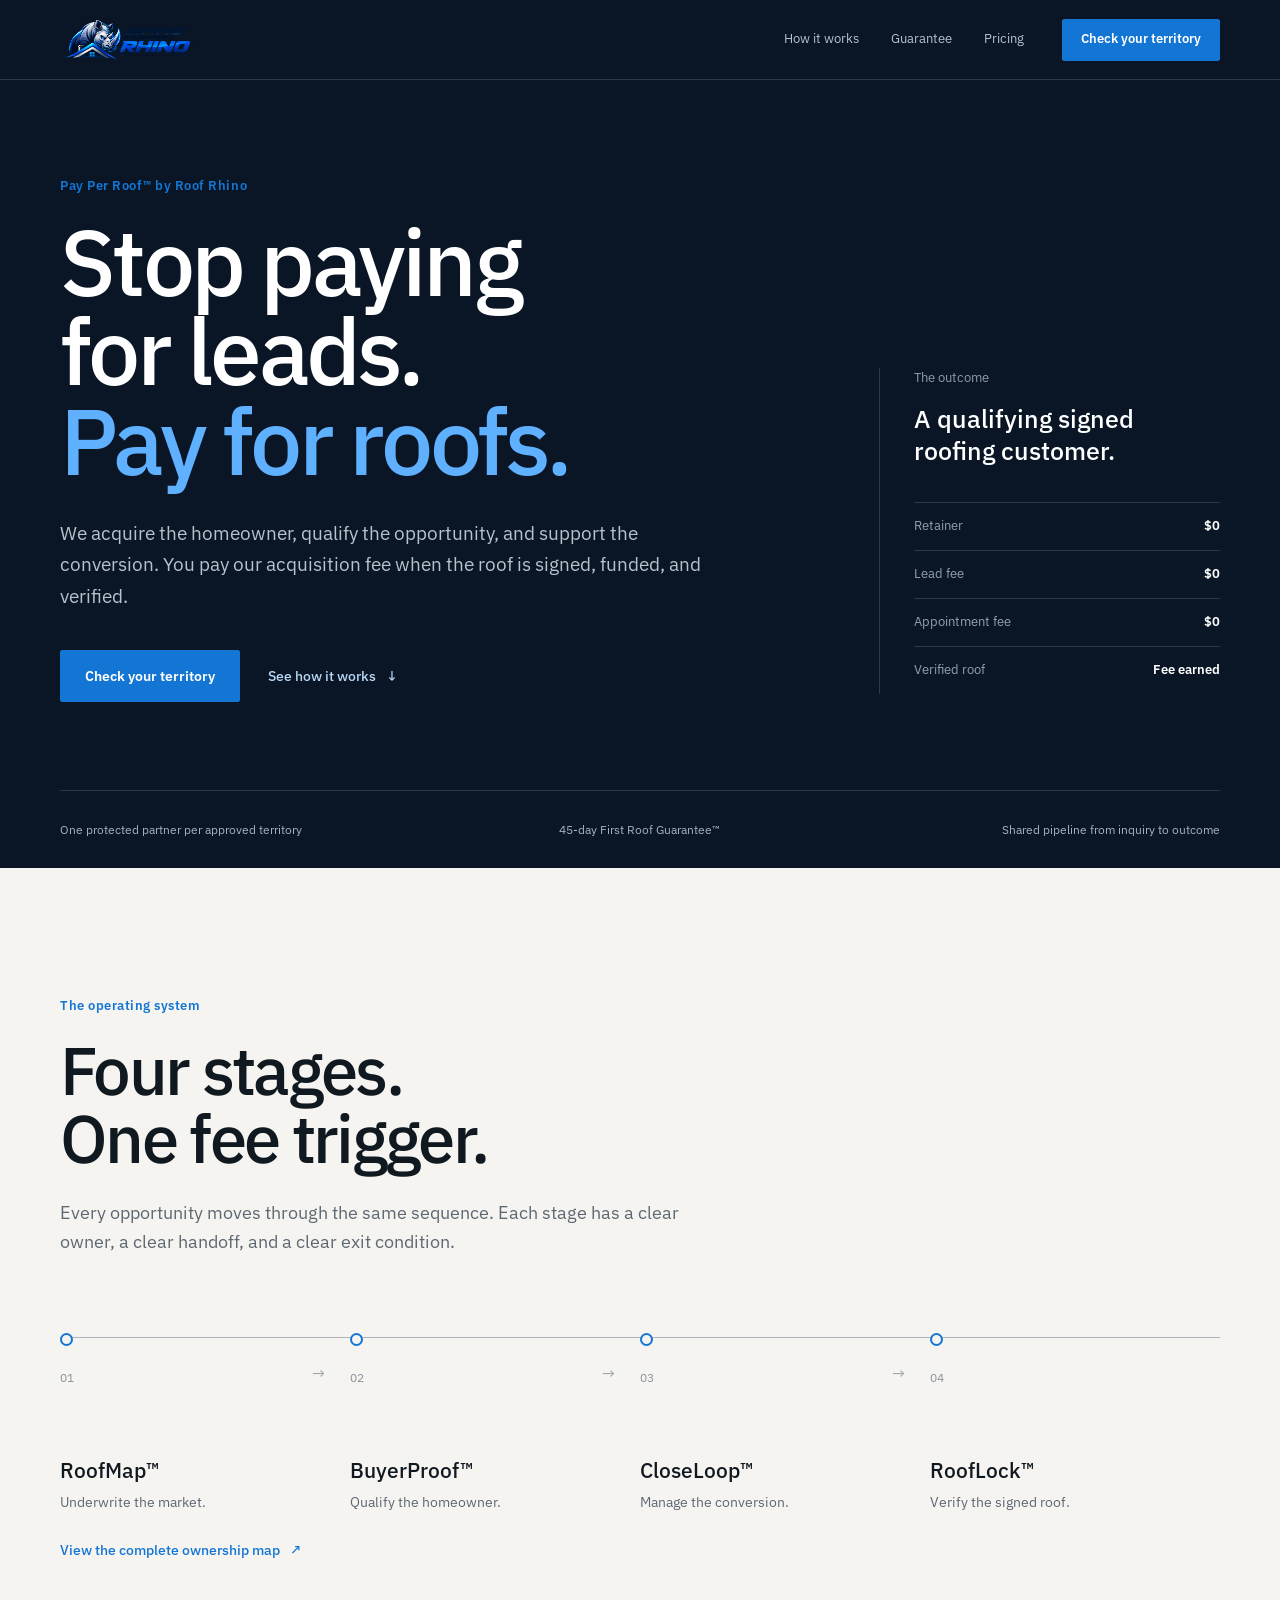
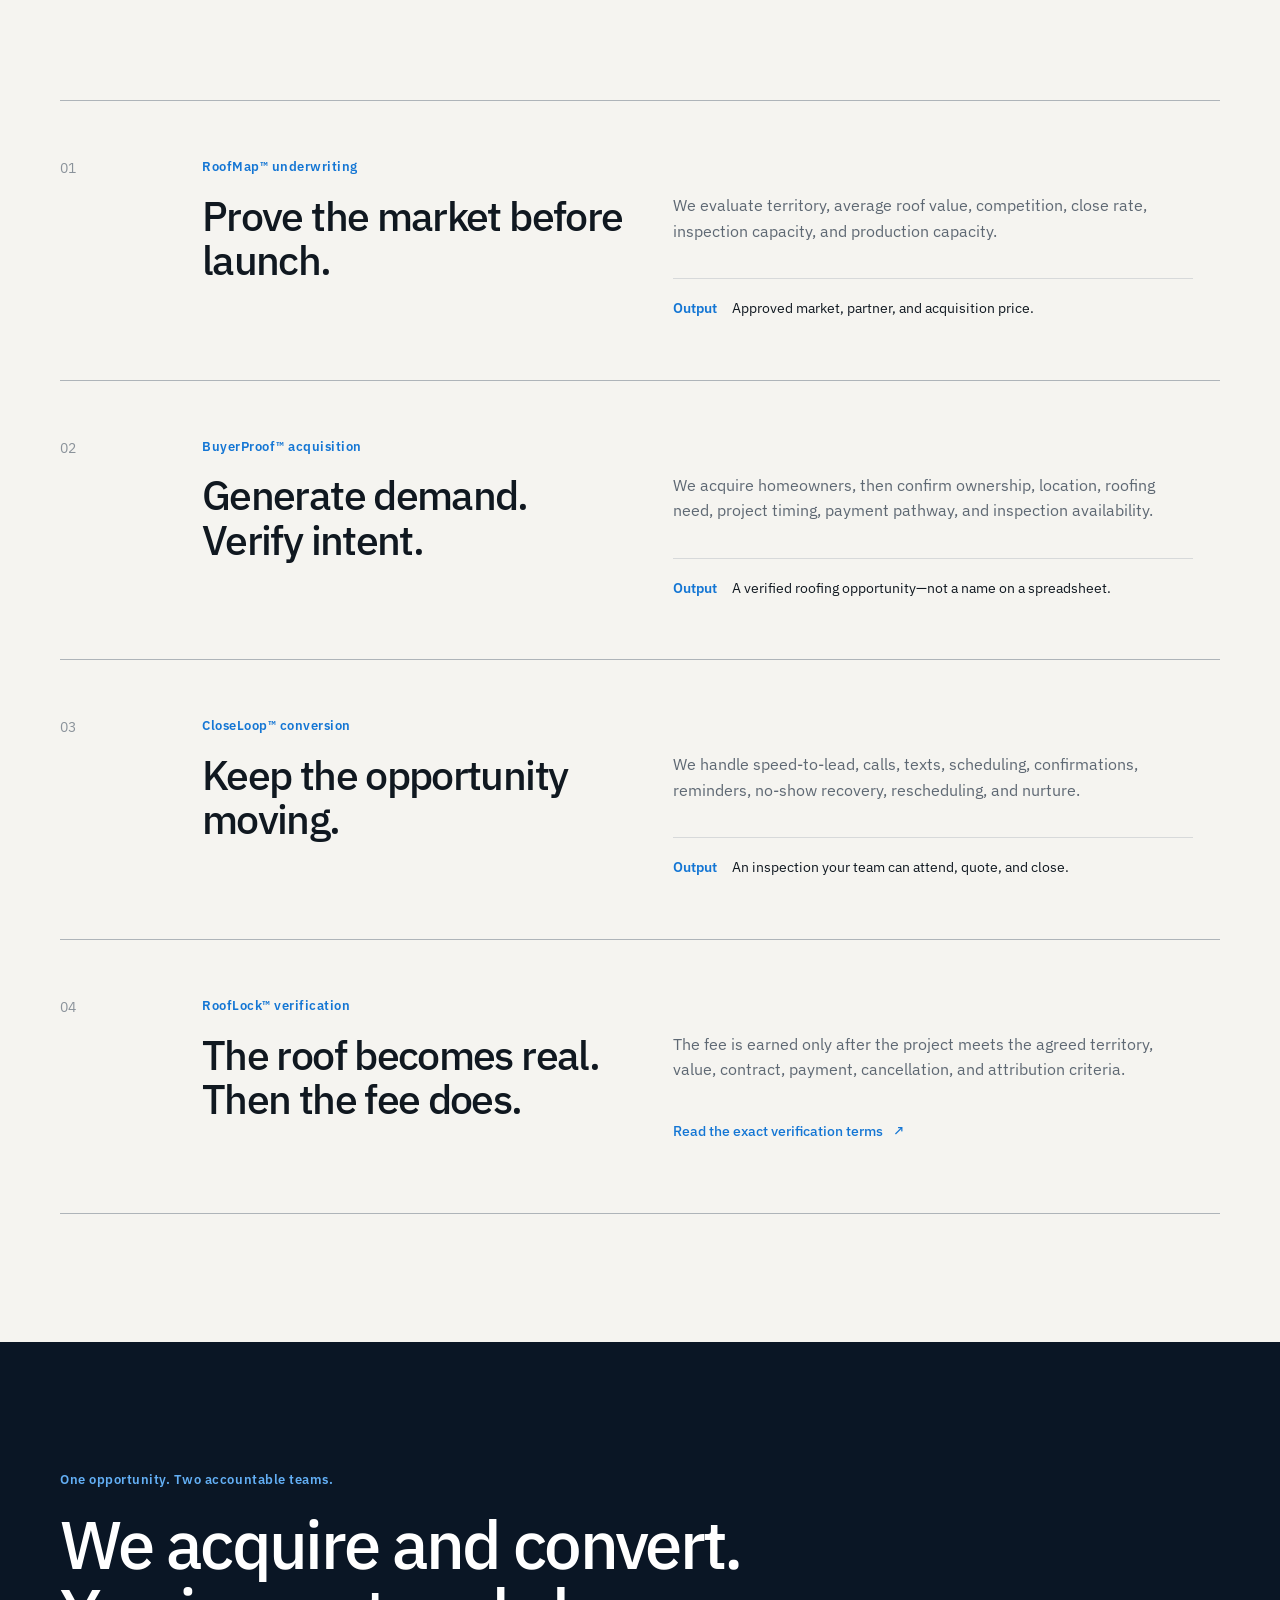
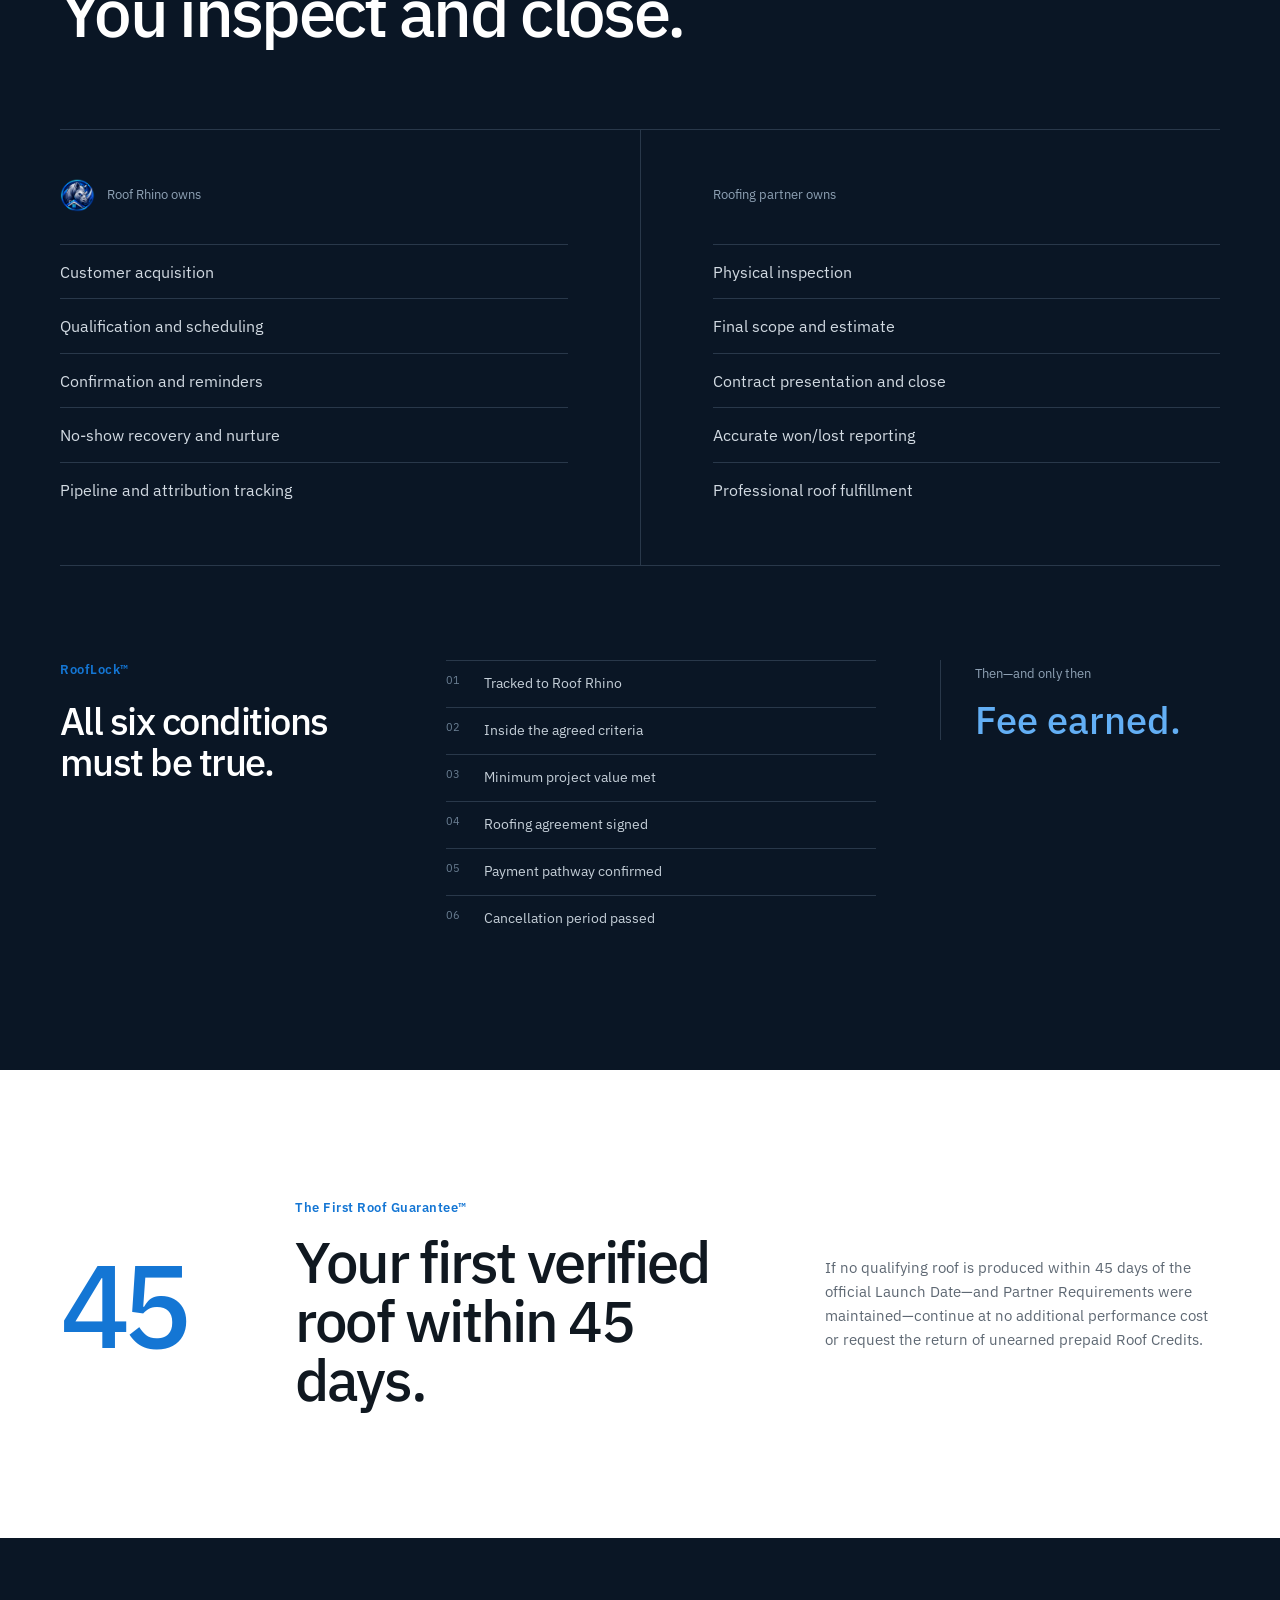
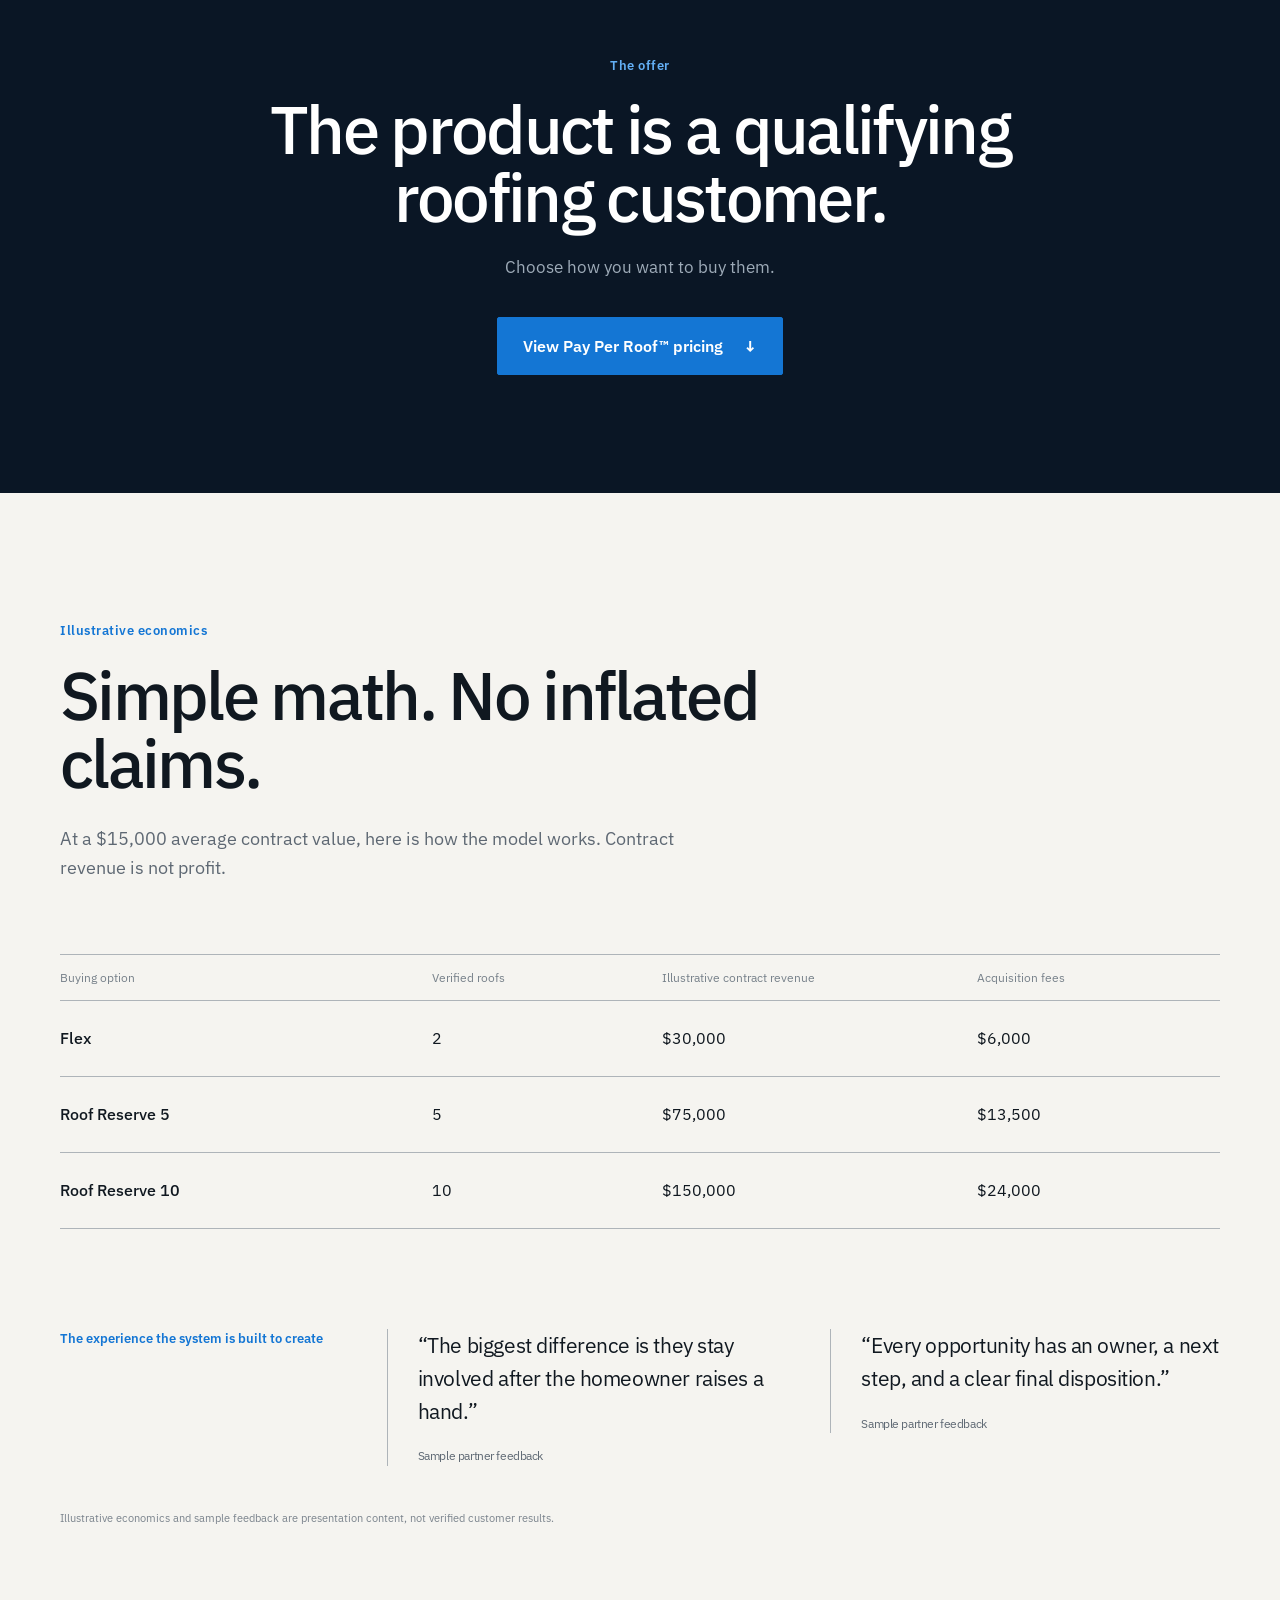
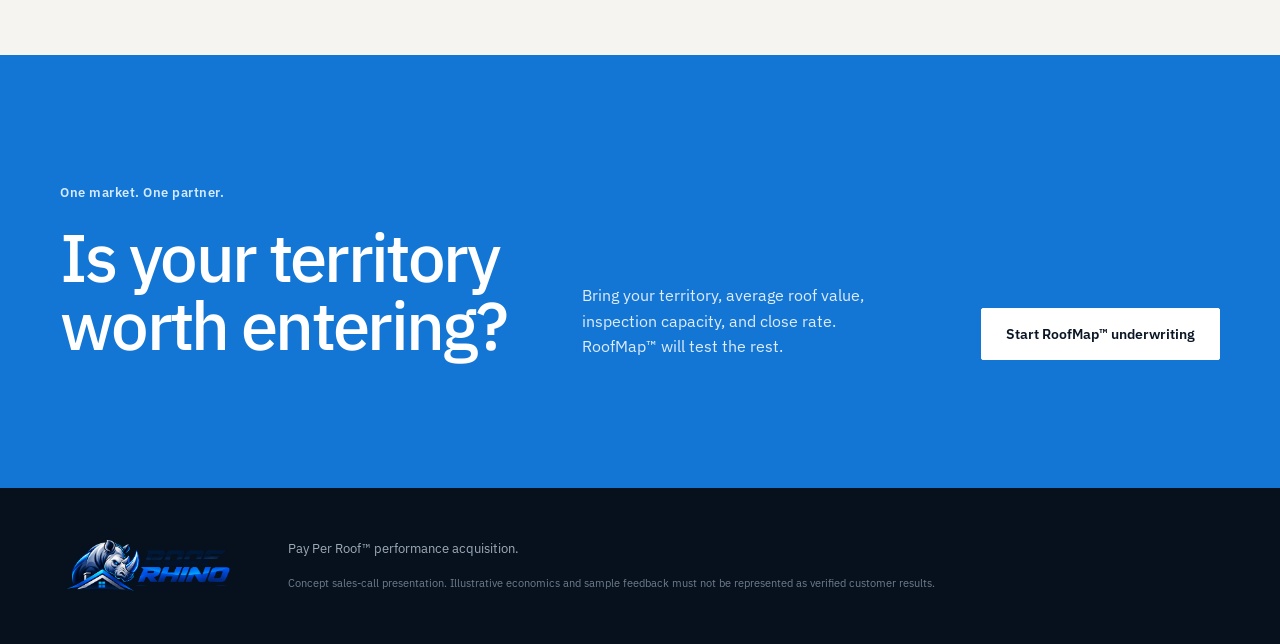
<file: index.html>
<!DOCTYPE html>
<html lang="en">
  <head>
    <meta charset="UTF-8">
    <meta name="viewport" content="width=device-width, initial-scale=1.0">
    <meta name="description" content="Roof Rhino acquires and qualifies roofing customers. You pay the acquisition fee after a qualifying roof is signed, funded, and verified.">
    <meta name="robots" content="noindex, nofollow">
    <meta name="theme-color" content="#0a1625">
    <title>Pay Per Roof™ | Roof Rhino</title>
    <link rel="preconnect" href="https://fonts.googleapis.com">
    <link rel="preconnect" href="https://fonts.gstatic.com" crossorigin>
    <link href="https://fonts.googleapis.com/css2?family=IBM+Plex+Sans:wght@400;500;600&amp;display=swap" rel="stylesheet">
    <link rel="icon" type="image/png" href="assets/roof-rhino-emblem.png">
    <link rel="stylesheet" href="styles.css">
  </head>
  <body>
    <header class="site-header">
      <a class="brand" href="#top" aria-label="Roof Rhino home">
        <img src="assets/roof-rhino-wordmark.png" alt="Roof Rhino — Roofing Growth Partners">
      </a>
      <nav aria-label="Primary navigation">
        <a href="#system">How it works</a>
        <a href="#guarantee">Guarantee</a>
        <a href="#offer">Pricing</a>
      </nav>
      <button class="button button--small" type="button" data-open-underwriting>Check your territory</button>
    </header>

    <main id="top">
      <section class="hero">
        <div class="shell hero__grid">
          <div class="hero__copy">
            <p class="eyebrow">Pay Per Roof™ by Roof Rhino</p>
            <h1>Stop paying<br>for leads.<br><span>Pay for roofs.</span></h1>
            <p class="hero__lead">We acquire the homeowner, qualify the opportunity, and support the conversion. You pay our acquisition fee when the roof is signed, funded, and verified.</p>
            <div class="hero__actions">
              <button class="button" type="button" data-open-underwriting>Check your territory</button>
              <a class="link" href="#system">See how it works <span aria-hidden="true">↓</span></a>
            </div>
          </div>

          <aside class="hero__definition" aria-label="What counts as a Pay Per Roof customer">
            <p>The outcome</p>
            <strong>A qualifying signed roofing customer.</strong>
            <dl>
              <div><dt>Retainer</dt><dd>$0</dd></div>
              <div><dt>Lead fee</dt><dd>$0</dd></div>
              <div><dt>Appointment fee</dt><dd>$0</dd></div>
              <div><dt>Verified roof</dt><dd>Fee earned</dd></div>
            </dl>
          </aside>
        </div>
        <div class="shell hero__footer">
          <p>One protected partner per approved territory</p>
          <p>45-day First Roof Guarantee™</p>
          <p>Shared pipeline from inquiry to outcome</p>
        </div>
      </section>

      <section class="system section" id="system">
        <div class="shell">
          <div class="section-intro">
            <p class="eyebrow">The operating system</p>
            <h2>Four stages.<br>One fee trigger.</h2>
            <p>Every opportunity moves through the same sequence. Each stage has a clear owner, a clear handoff, and a clear exit condition.</p>
          </div>

          <ol class="system-line">
            <li><span>01</span><div><strong>RoofMap™</strong><p>Underwrite the market.</p></div></li>
            <li><span>02</span><div><strong>BuyerProof™</strong><p>Qualify the homeowner.</p></div></li>
            <li><span>03</span><div><strong>CloseLoop™</strong><p>Manage the conversion.</p></div></li>
            <li><span>04</span><div><strong>RoofLock™</strong><p>Verify the signed roof.</p></div></li>
          </ol>

          <button class="link link--button" type="button" data-open-map>View the complete ownership map <span aria-hidden="true">↗</span></button>
        </div>
      </section>

      <section class="process section">
        <div class="shell">
          <div class="process-row">
            <div class="process-row__number">01</div>
            <div class="process-row__heading">
              <p class="eyebrow">RoofMap™ underwriting</p>
              <h3>Prove the market before launch.</h3>
            </div>
            <div class="process-row__body">
              <p>We evaluate territory, average roof value, competition, close rate, inspection capacity, and production capacity.</p>
              <p class="process-row__output"><span>Output</span> Approved market, partner, and acquisition price.</p>
            </div>
          </div>

          <div class="process-row">
            <div class="process-row__number">02</div>
            <div class="process-row__heading">
              <p class="eyebrow">BuyerProof™ acquisition</p>
              <h3>Generate demand. Verify intent.</h3>
            </div>
            <div class="process-row__body">
              <p>We acquire homeowners, then confirm ownership, location, roofing need, project timing, payment pathway, and inspection availability.</p>
              <p class="process-row__output"><span>Output</span> A verified roofing opportunity—not a name on a spreadsheet.</p>
            </div>
          </div>

          <div class="process-row">
            <div class="process-row__number">03</div>
            <div class="process-row__heading">
              <p class="eyebrow">CloseLoop™ conversion</p>
              <h3>Keep the opportunity moving.</h3>
            </div>
            <div class="process-row__body">
              <p>We handle speed-to-lead, calls, texts, scheduling, confirmations, reminders, no-show recovery, rescheduling, and nurture.</p>
              <p class="process-row__output"><span>Output</span> An inspection your team can attend, quote, and close.</p>
            </div>
          </div>

          <div class="process-row">
            <div class="process-row__number">04</div>
            <div class="process-row__heading">
              <p class="eyebrow">RoofLock™ verification</p>
              <h3>The roof becomes real. Then the fee does.</h3>
            </div>
            <div class="process-row__body">
              <p>The fee is earned only after the project meets the agreed territory, value, contract, payment, cancellation, and attribution criteria.</p>
              <button class="link link--button" type="button" data-open-terms>Read the exact verification terms <span aria-hidden="true">↗</span></button>
            </div>
          </div>
        </div>
      </section>

      <section class="ownership section">
        <div class="shell">
          <div class="section-intro section-intro--light">
            <p class="eyebrow">One opportunity. Two accountable teams.</p>
            <h2>We acquire and convert.<br>You inspect and close.</h2>
          </div>

          <div class="ownership__grid">
            <div>
              <p class="ownership__label"><img src="assets/roof-rhino-emblem.png" alt="">Roof Rhino owns</p>
              <ul>
                <li>Customer acquisition</li>
                <li>Qualification and scheduling</li>
                <li>Confirmation and reminders</li>
                <li>No-show recovery and nurture</li>
                <li>Pipeline and attribution tracking</li>
              </ul>
            </div>
            <div>
              <p class="ownership__label">Roofing partner owns</p>
              <ul>
                <li>Physical inspection</li>
                <li>Final scope and estimate</li>
                <li>Contract presentation and close</li>
                <li>Accurate won/lost reporting</li>
                <li>Professional roof fulfillment</li>
              </ul>
            </div>
          </div>

          <div class="rooflock">
            <div>
              <p class="eyebrow">RoofLock™</p>
              <h3>All six conditions must be true.</h3>
            </div>
            <ol>
              <li>Tracked to Roof Rhino</li>
              <li>Inside the agreed criteria</li>
              <li>Minimum project value met</li>
              <li>Roofing agreement signed</li>
              <li>Payment pathway confirmed</li>
              <li>Cancellation period passed</li>
            </ol>
            <div class="rooflock__result">
              <span>Then—and only then</span>
              <strong>Fee earned.</strong>
            </div>
          </div>
        </div>
      </section>

      <section class="guarantee section" id="guarantee">
        <div class="shell guarantee__grid">
          <p class="guarantee__number">45</p>
          <div>
            <p class="eyebrow">The First Roof Guarantee™</p>
            <h2>Your first verified roof within 45 days.</h2>
          </div>
          <p>If no qualifying roof is produced within 45 days of the official Launch Date—and Partner Requirements were maintained—continue at no additional performance cost or request the return of unearned prepaid Roof Credits.</p>
        </div>
      </section>

      <section class="offer" id="offer">
        <div class="shell offer__intro">
          <p class="eyebrow">The offer</p>
          <h2>The product is a qualifying roofing customer.</h2>
          <p>Choose how you want to buy them.</p>
          <button class="offer-toggle" type="button" aria-expanded="false" aria-controls="offer-panel" id="offer-toggle">
            <span>View Pay Per Roof™ pricing</span>
            <b aria-hidden="true">↓</b>
          </button>
        </div>

        <div class="offer-panel" id="offer-panel" aria-hidden="true" inert>
          <div class="offer-panel__inner">
            <div class="shell pricing">
              <div class="pricing__head" aria-hidden="true">
                <span>Option</span><span>Structure</span><span>Acquisition fee</span><span></span>
              </div>

              <article class="pricing-row">
                <div><span>01</span><h3>Flex</h3></div>
                <p>Pay individually as each qualifying roof verifies.</p>
                <div class="pricing-row__price"><strong>$3,000</strong><span>per verified roof</span></div>
                <button class="button button--outline" type="button" data-open-underwriting>Check territory</button>
              </article>

              <article class="pricing-row pricing-row--preferred">
                <div><span>02 · Most popular</span><h3>Roof Reserve 5</h3></div>
                <p>$13,500 prepaid for five Roof Credits. Credits are used only at RoofLock™.</p>
                <div class="pricing-row__price"><strong>$2,700</strong><span>per verified roof</span></div>
                <button class="button" type="button" data-open-underwriting>Check territory</button>
              </article>

              <article class="pricing-row">
                <div><span>03 · Best rate</span><h3>Roof Reserve 10</h3></div>
                <p>$24,000 prepaid for ten Roof Credits. Built for consistent volume.</p>
                <div class="pricing-row__price"><strong>$2,400</strong><span>per verified roof</span></div>
                <button class="button button--outline" type="button" data-open-underwriting>Check territory</button>
              </article>

              <div class="pricing__included">
                <strong>Every option includes the complete system.</strong>
                <p>Underwriting, acquisition, qualification, appointment setting, follow-up, nurture, shared pipeline, attribution, verification, and territory protection.</p>
              </div>
            </div>
          </div>
        </div>
      </section>

      <section class="economics section">
        <div class="shell">
          <div class="section-intro">
            <p class="eyebrow">Illustrative economics</p>
            <h2>Simple math. No inflated claims.</h2>
            <p>At a $15,000 average contract value, here is how the model works. Contract revenue is not profit.</p>
          </div>

          <div class="economics__table">
            <div class="economics__row economics__row--head"><span>Buying option</span><span>Verified roofs</span><span>Illustrative contract revenue</span><span>Acquisition fees</span></div>
            <div class="economics__row"><strong>Flex</strong><span>2</span><span>$30,000</span><span>$6,000</span></div>
            <div class="economics__row"><strong>Roof Reserve 5</strong><span>5</span><span>$75,000</span><span>$13,500</span></div>
            <div class="economics__row"><strong>Roof Reserve 10</strong><span>10</span><span>$150,000</span><span>$24,000</span></div>
          </div>

          <div class="feedback">
            <p class="feedback__label">The experience the system is built to create</p>
            <blockquote>“The biggest difference is they stay involved after the homeowner raises a hand.”<cite>Sample partner feedback</cite></blockquote>
            <blockquote>“Every opportunity has an owner, a next step, and a clear final disposition.”<cite>Sample partner feedback</cite></blockquote>
          </div>
          <p class="disclosure">Illustrative economics and sample feedback are presentation content, not verified customer results.</p>
        </div>
      </section>

      <section class="close section">
        <div class="shell close__grid">
          <div>
            <p class="eyebrow">One market. One partner.</p>
            <h2>Is your territory worth entering?</h2>
          </div>
          <p>Bring your territory, average roof value, inspection capacity, and close rate. RoofMap™ will test the rest.</p>
          <button class="button button--light" type="button" data-open-underwriting>Start RoofMap™ underwriting</button>
        </div>
      </section>
    </main>

    <footer>
      <div class="shell footer__inner">
        <img src="assets/roof-rhino-wordmark.png" alt="Roof Rhino — Roofing Growth Partners">
        <p>Pay Per Roof™ performance acquisition.</p>
        <small>Concept sales-call presentation. Illustrative economics and sample feedback must not be represented as verified customer results.</small>
      </div>
    </footer>

    <dialog class="dialog" id="underwriting-dialog" aria-labelledby="underwriting-title">
      <button class="dialog__close" type="button" data-close-underwriting aria-label="Close underwriting details">×</button>
      <p class="eyebrow">RoofMap™ underwriting</p>
      <h2 id="underwriting-title">Bring the numbers. We will test the market.</h2>
      <p class="dialog__intro">Territory approval starts with eight operating inputs.</p>
      <ol class="checklist">
        <li>Service territory and preferred ZIP codes</li>
        <li>Average replacement and minimum project values</li>
        <li>Roof types and replacement-to-repair mix</li>
        <li>Weekly inspection availability</li>
        <li>Sales and production capacity</li>
        <li>Historical inspection-to-sale close rate</li>
        <li>Licensing, insurance, and payment pathways</li>
        <li>Target launch date</li>
      </ol>
      <button class="button" type="button" id="copy-checklist">Copy underwriting checklist</button>
      <small>This presentation does not collect or transmit personal information.</small>
    </dialog>

    <dialog class="dialog" id="terms-dialog" aria-labelledby="terms-title">
      <button class="dialog__close" type="button" data-close-terms aria-label="Close terms">×</button>
      <p class="eyebrow">Clear terms</p>
      <h2 id="terms-title">When the fee is earned.</h2>
      <p class="dialog__intro">A standard Verified Won Roof must meet every condition below.</p>
      <ol class="numbered-list">
        <li>It originated through Roof Rhino's tracked acquisition system.</li>
        <li>It meets the agreed territory, project, and minimum-value criteria.</li>
        <li>The homeowner signed a roofing agreement.</li>
        <li>A payment or financing pathway is approved or confirmed.</li>
        <li>The applicable cancellation or rescission period has passed.</li>
        <li>It is not a pre-existing active opportunity under the duplicate policy.</li>
      </ol>
      <p class="terms-note">A covered duplicate, invalid qualification, or protected-period cancellation is credited back.</p>
    </dialog>

    <dialog class="map-dialog" id="map-dialog" aria-labelledby="map-title">
      <div class="map-dialog__bar">
        <div><p>Ownership · handoffs · stage gates</p><h2 id="map-title">Pay Per Roof™ operating system</h2></div>
        <div>
          <a href="artifacts/diagrams/pay-per-roof-engine.svg" target="_blank" rel="noopener">Open full size</a>
          <a href="artifacts/diagrams/pay-per-roof-engine.png" download>Download PNG</a>
          <button type="button" data-close-map aria-label="Close operating map">×</button>
        </div>
      </div>
      <div class="map-dialog__scroll"><img src="artifacts/diagrams/pay-per-roof-engine.svg" alt="Pay Per Roof operating system showing Roof Rhino ownership, roofing partner ownership, stage gates, exception routes, and the verified won roof fee trigger"></div>
    </dialog>

    <script src="script.js"></script>
  </body>
</html>
</file>
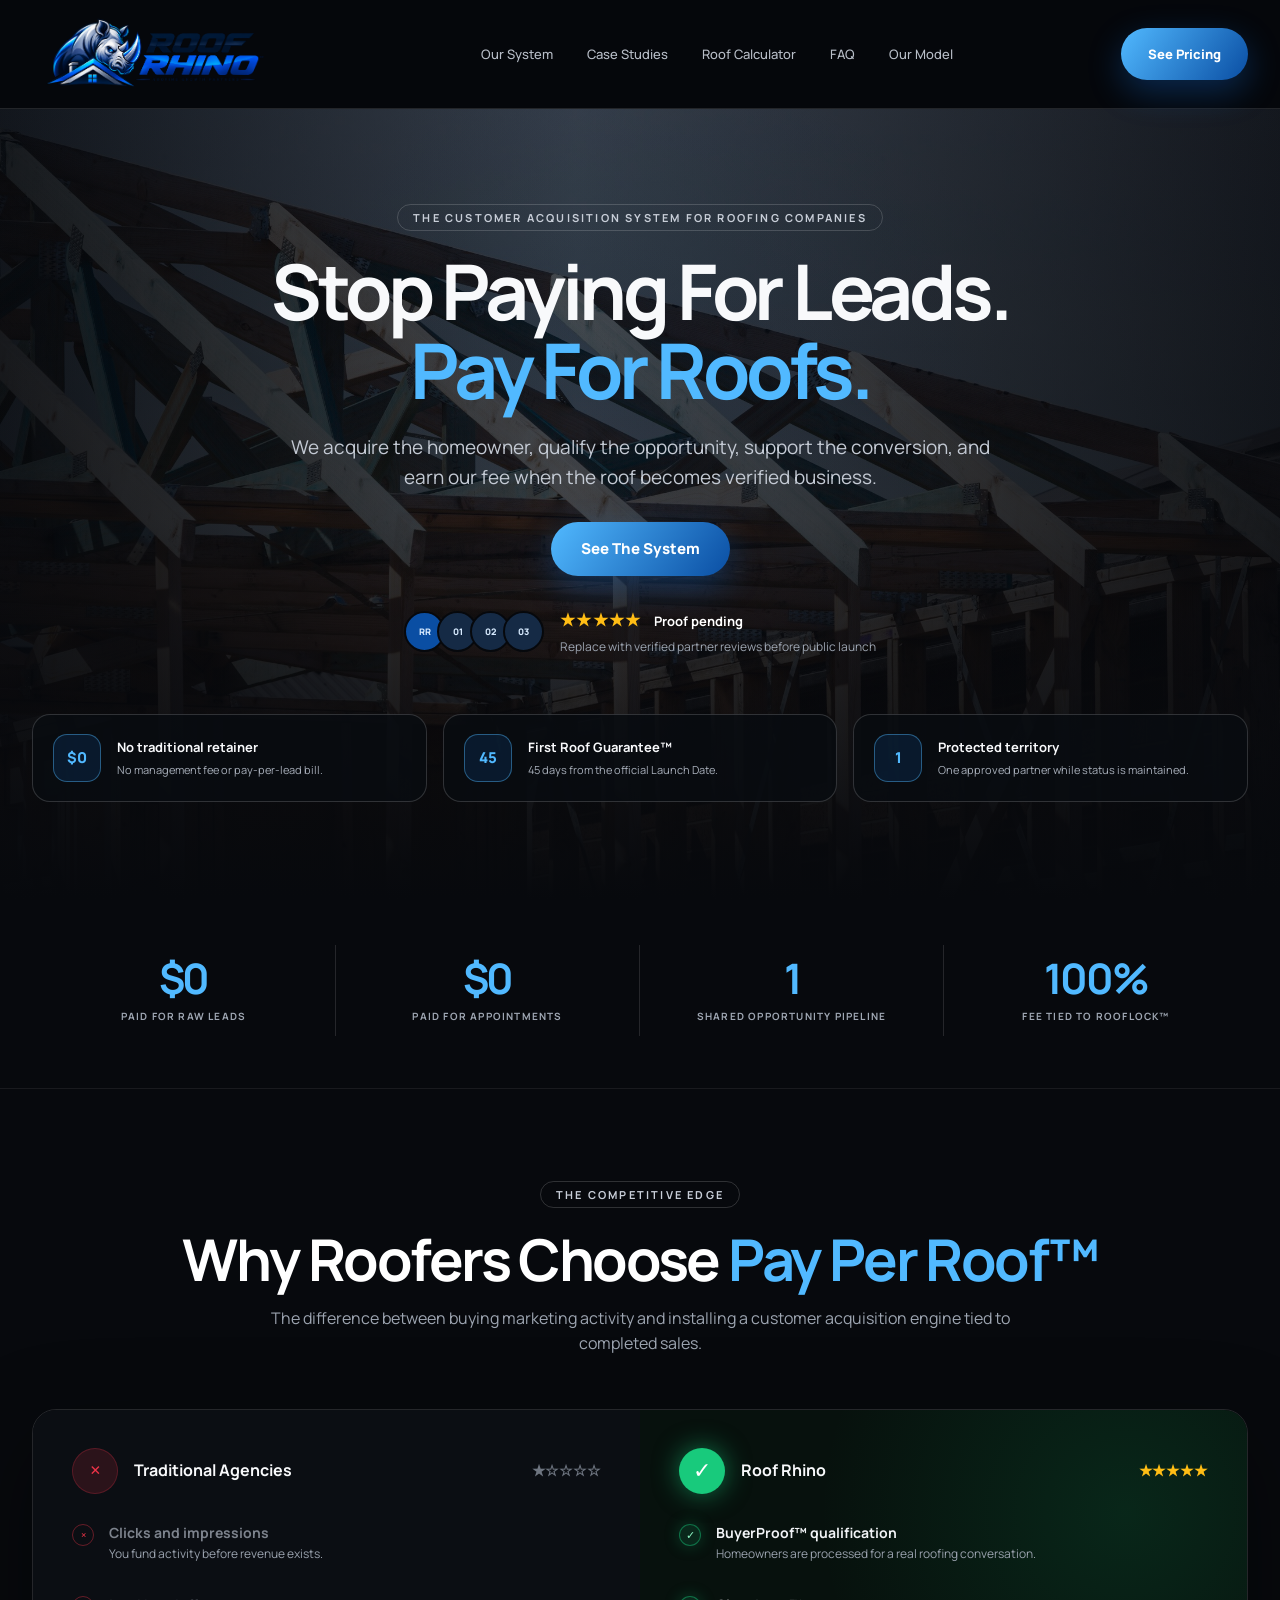
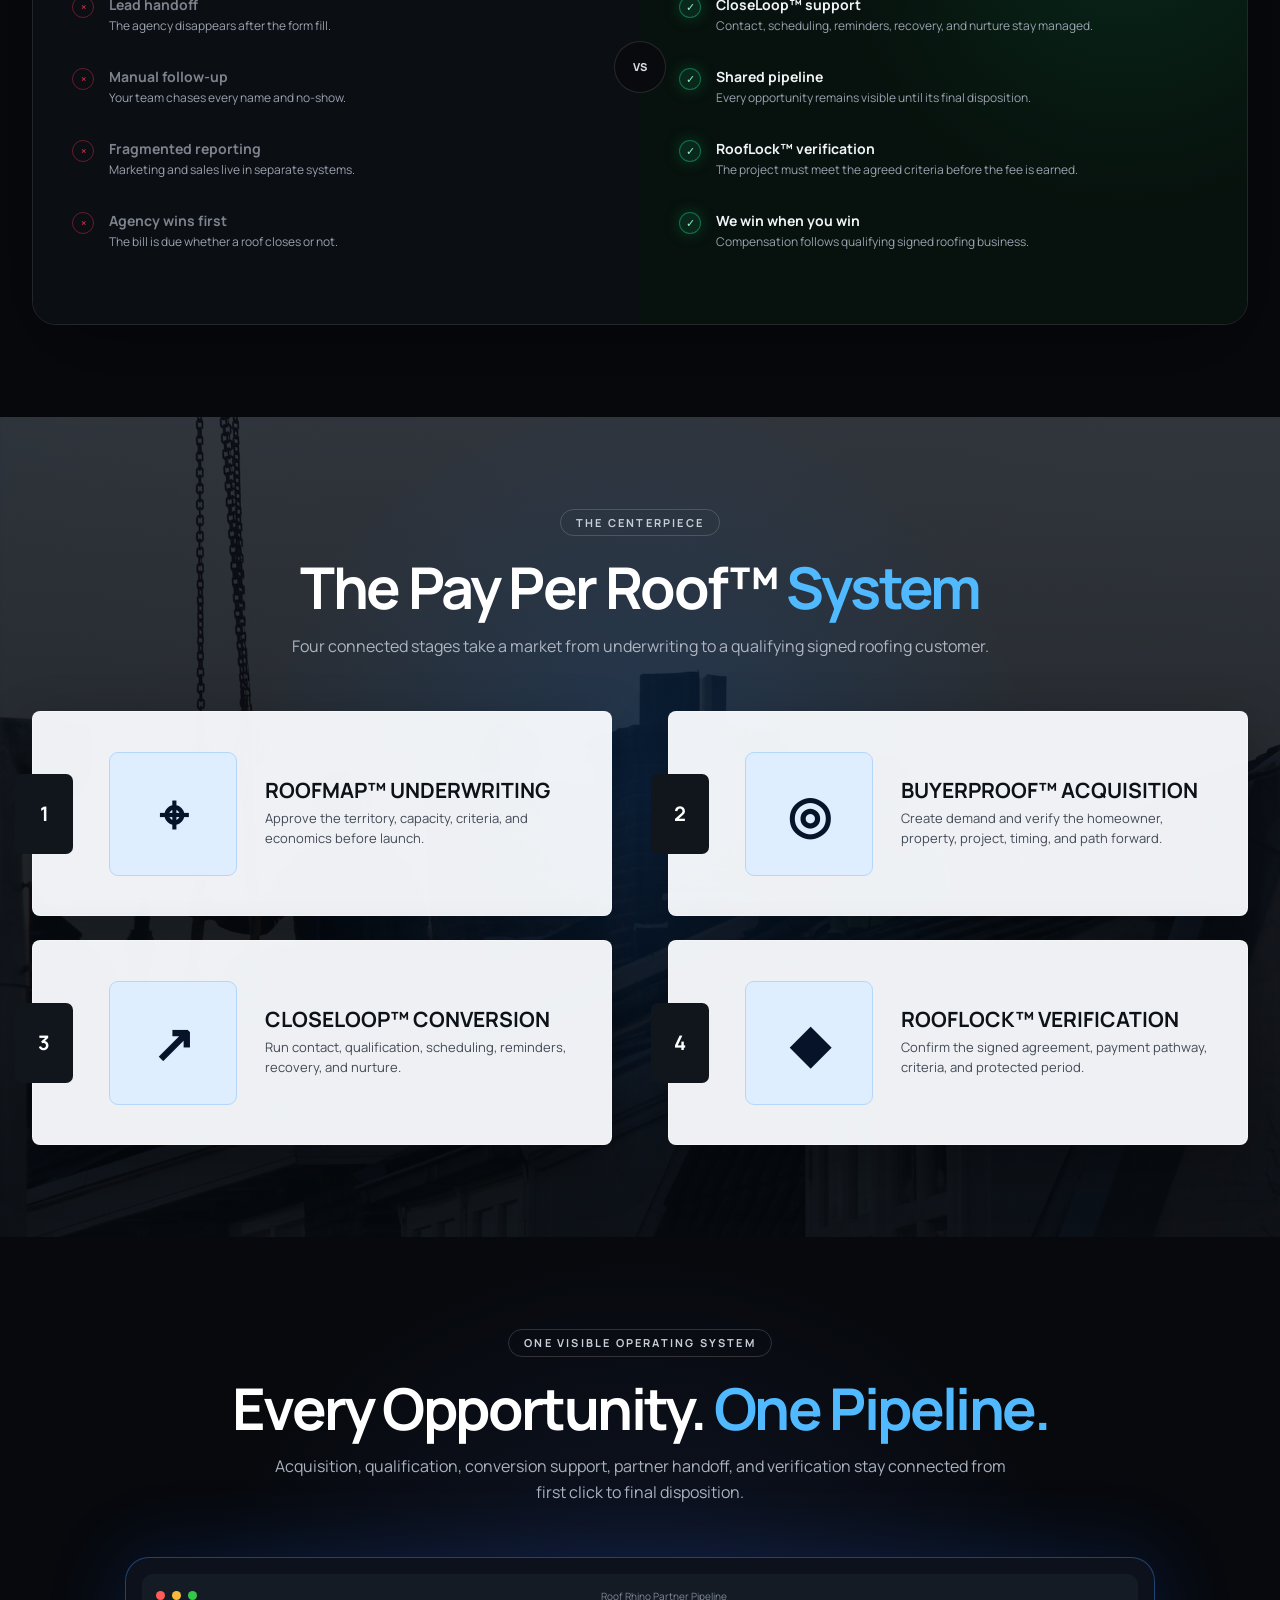
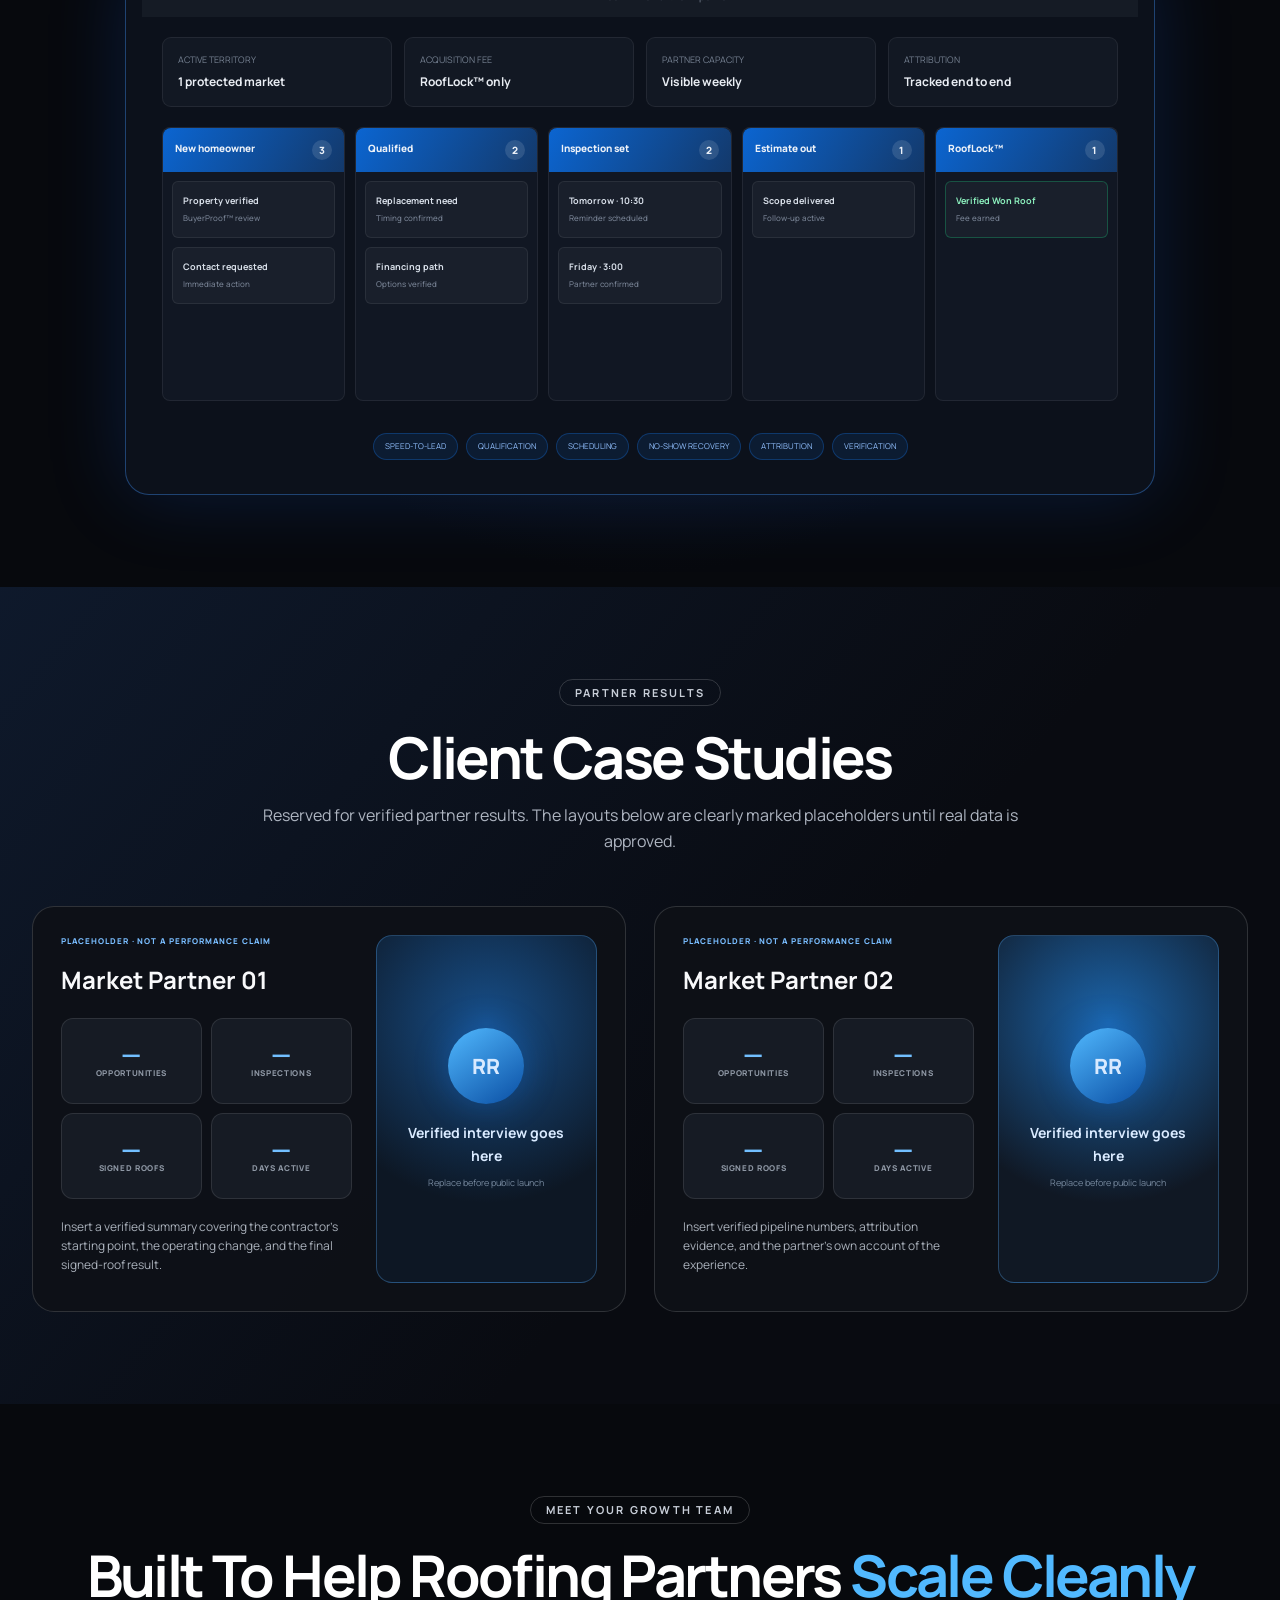
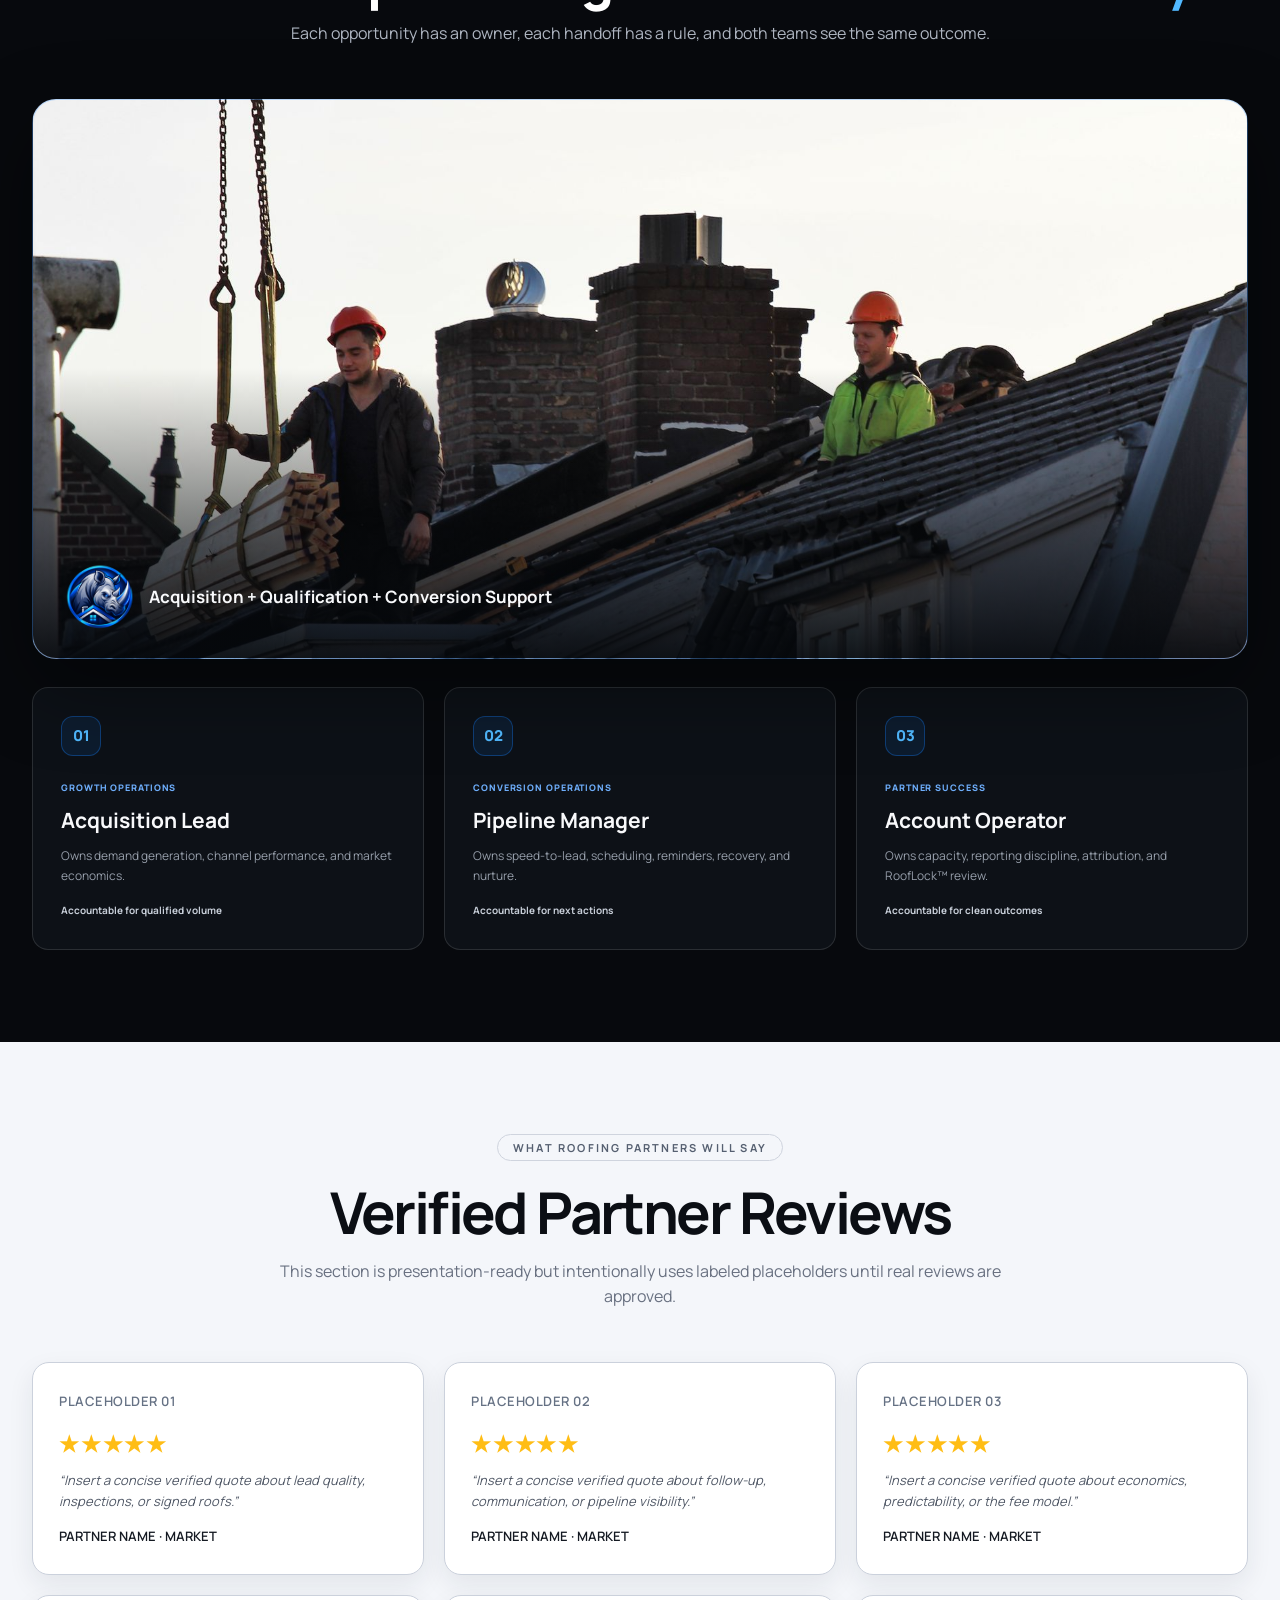
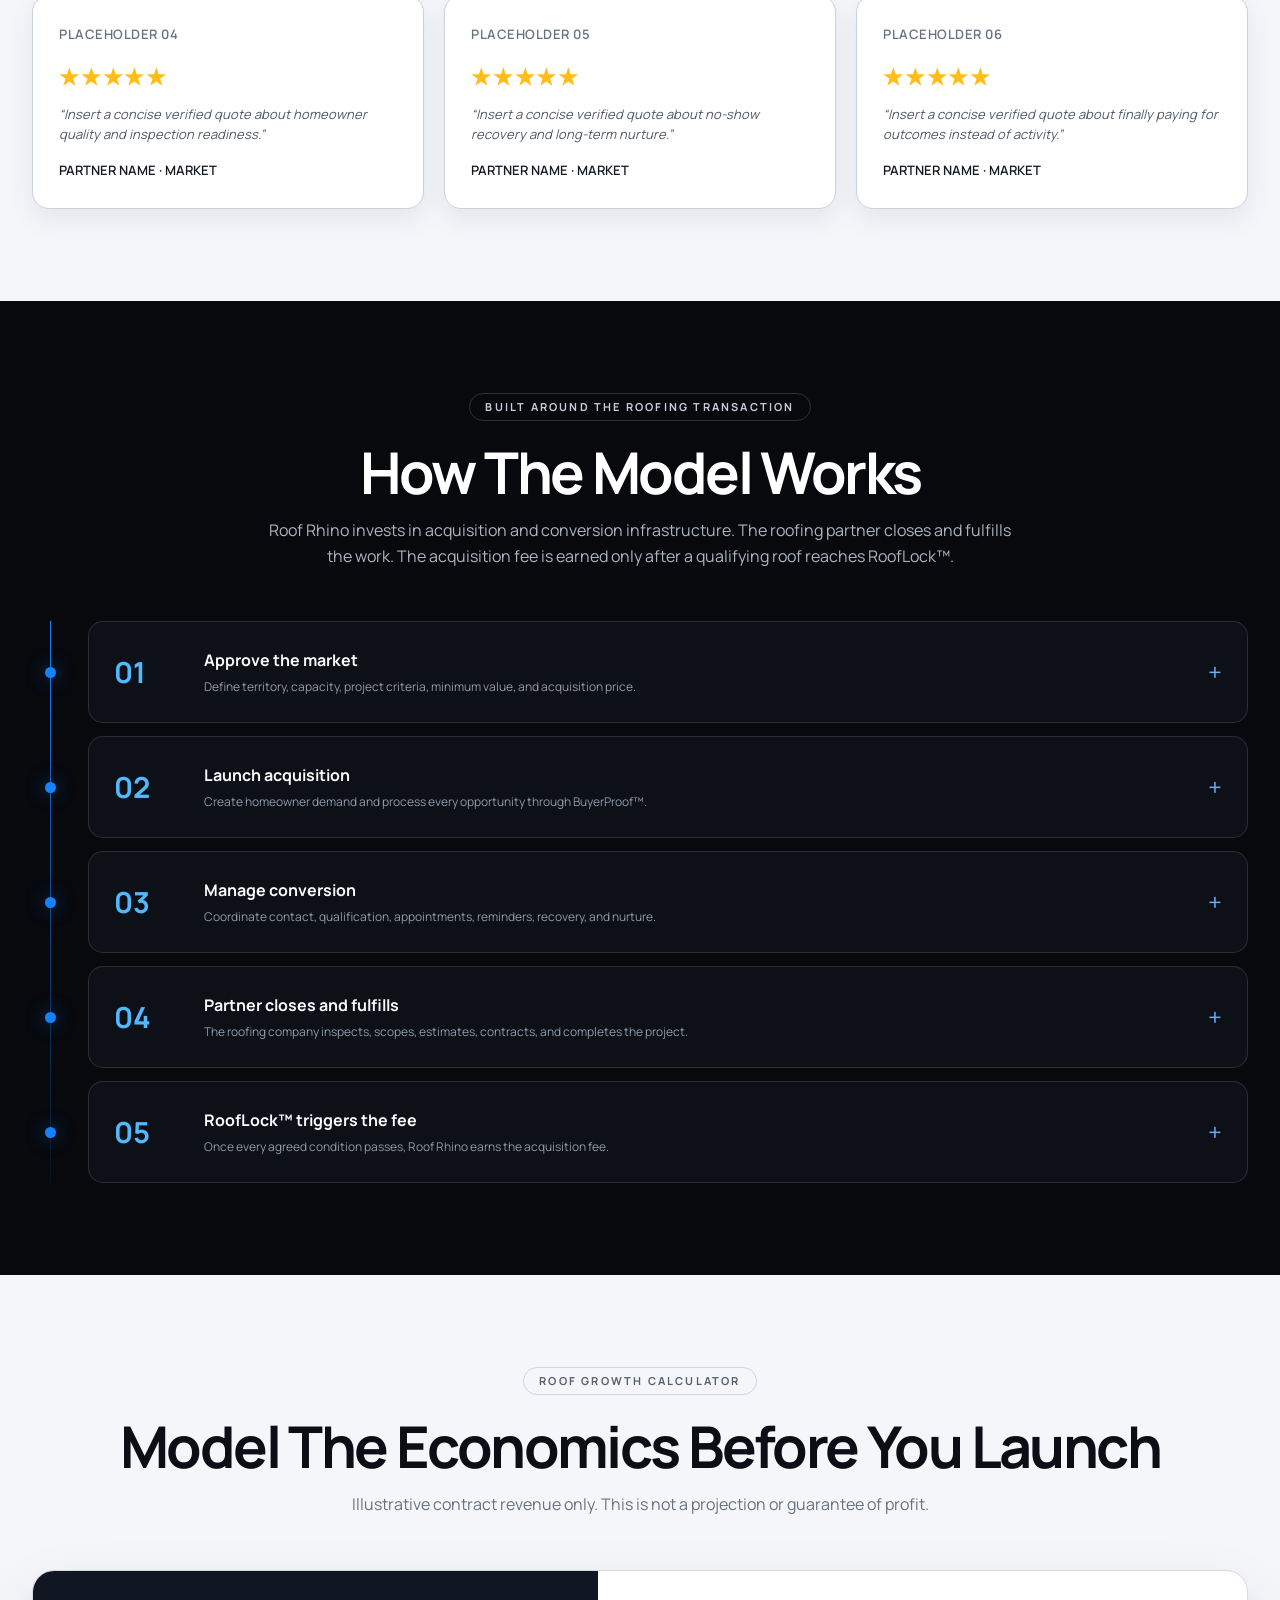
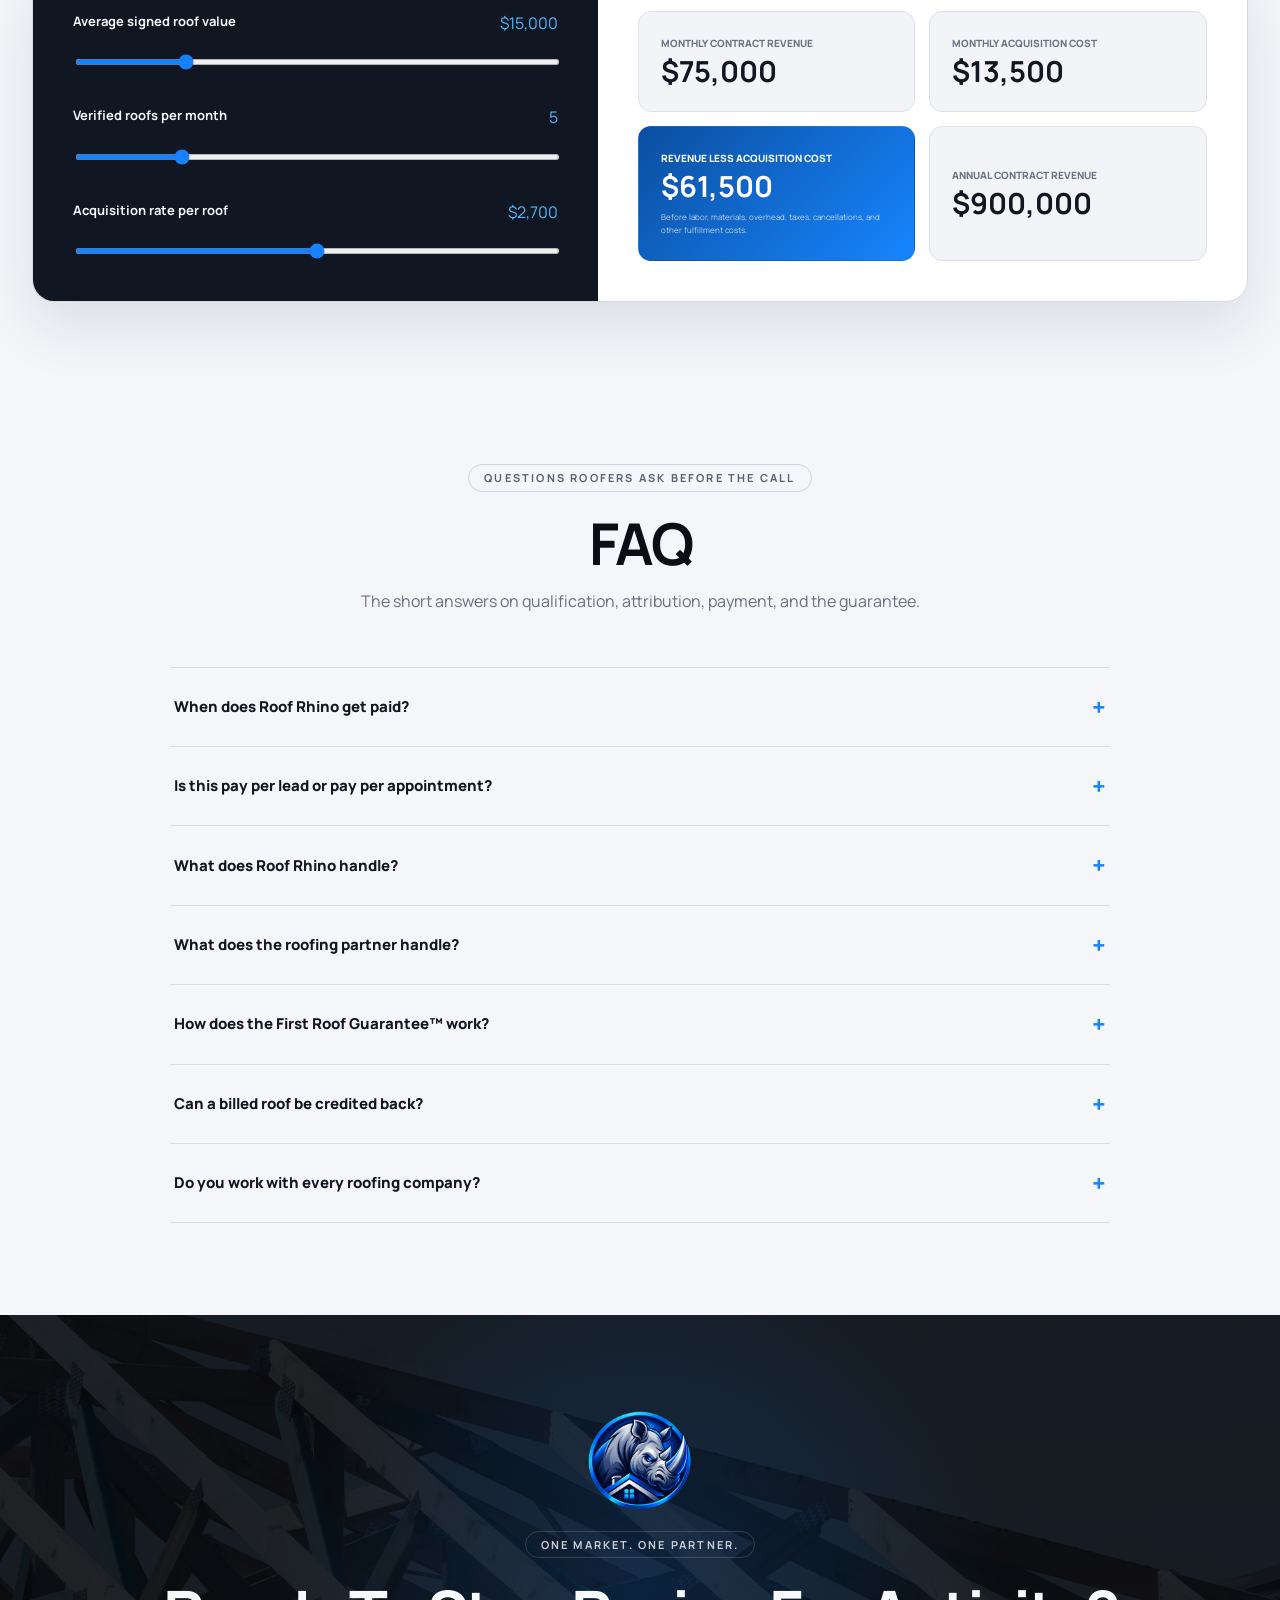
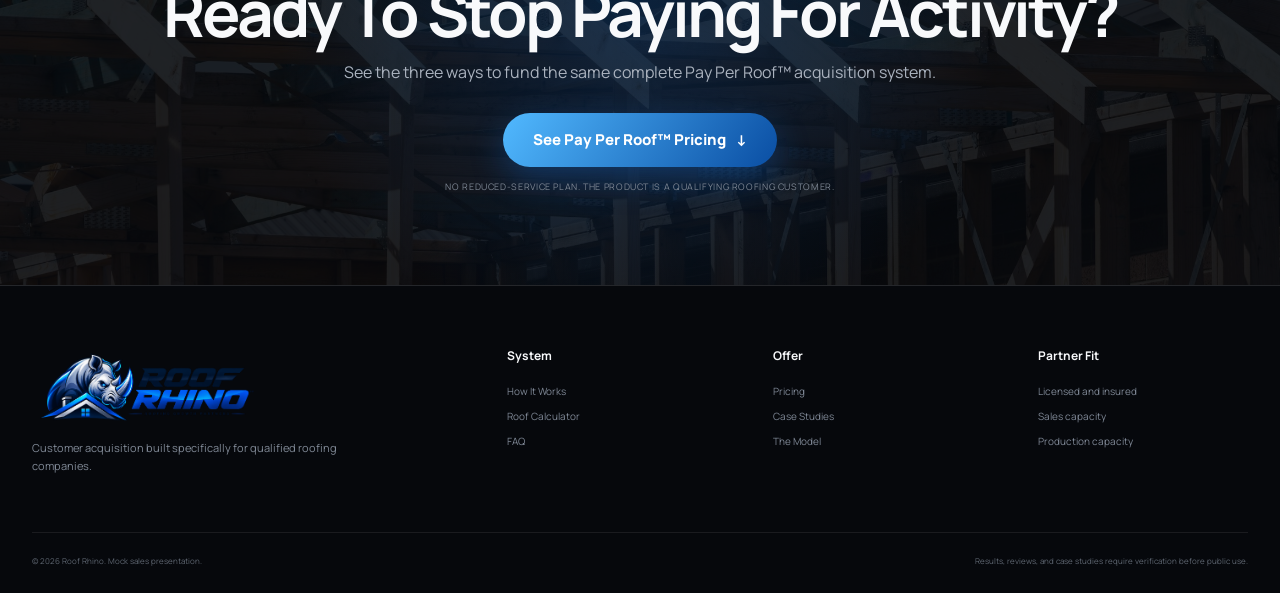
<file: sales/index.html>
<!DOCTYPE html>
<html lang="en">
  <head>
    <meta charset="UTF-8">
    <meta name="viewport" content="width=device-width, initial-scale=1.0">
    <meta name="description" content="Roof Rhino Pay Per Roof™ acquires, qualifies, and helps convert roofing customers. Partners pay the acquisition fee only when a qualifying roof reaches RoofLock™ verification.">
    <meta name="robots" content="noindex, nofollow">
    <meta name="theme-color" content="#07090d">
    <title>Pay Per Roof™ | Roof Rhino</title>
    <link rel="preconnect" href="https://fonts.googleapis.com">
    <link rel="preconnect" href="https://fonts.gstatic.com" crossorigin>
    <link href="https://fonts.googleapis.com/css2?family=Manrope:wght@400;500;600;700;800&amp;family=Oswald:wght@500;600&amp;display=swap" rel="stylesheet">
    <link rel="icon" type="image/png" href="../assets/roof-rhino-emblem.png">
    <link rel="stylesheet" href="styles.css">
  </head>
  <body>
    <header class="site-header" id="top">
      <div class="shell nav-row">
        <a class="brand" href="#top" aria-label="Roof Rhino home">
          <img src="../assets/roof-rhino-wordmark.png" alt="Roof Rhino — Roofing Growth Partners">
        </a>
        <nav aria-label="Primary navigation">
          <a href="#technology">Our System</a>
          <a href="#proof">Case Studies</a>
          <a href="#calculator">Roof Calculator</a>
          <a href="#faq">FAQ</a>
          <a href="#story">Our Model</a>
        </nav>
        <a class="button button--small" href="#pricing-start">See Pricing</a>
        <button class="menu-button" type="button" aria-label="Open navigation" aria-expanded="false">Menu</button>
      </div>
      <div class="mobile-nav" aria-hidden="true" inert>
        <a href="#technology">Our System</a>
        <a href="#proof">Case Studies</a>
        <a href="#calculator">Roof Calculator</a>
        <a href="#faq">FAQ</a>
        <a href="#pricing-start">See Pricing</a>
      </div>
    </header>

    <main>
      <section class="hero">
        <div class="hero__veil"></div>
        <div class="shell hero__content">
          <p class="eyebrow">The customer acquisition system for roofing companies</p>
          <h1>Stop Paying For Leads.<br><span>Pay For Roofs.</span></h1>
          <p class="hero__sub">We acquire the homeowner, qualify the opportunity, support the conversion, and earn our fee when the roof becomes verified business.</p>
          <a class="button" href="#technology">See The System</a>
          <div class="rating-row" role="group" aria-label="Proof placeholders">
            <div class="avatars" aria-hidden="true"><span>RR</span><span>01</span><span>02</span><span>03</span></div>
            <div><strong>★★★★★ <b>Proof pending</b></strong><small>Replace with verified partner reviews before public launch</small></div>
          </div>
          <div class="hero-cards">
            <article><span class="icon">$0</span><div><strong>No traditional retainer</strong><small>No management fee or pay-per-lead bill.</small></div></article>
            <article><span class="icon">45</span><div><strong>First Roof Guarantee™</strong><small>45 days from the official Launch Date.</small></div></article>
            <article><span class="icon">1</span><div><strong>Protected territory</strong><small>One approved partner while status is maintained.</small></div></article>
          </div>
        </div>
      </section>

      <section class="metric-band" aria-label="Pay Per Roof operating principles">
        <div class="shell metrics">
          <article><strong>$0</strong><span>Paid for raw leads</span></article>
          <article><strong>$0</strong><span>Paid for appointments</span></article>
          <article><strong>1</strong><span>Shared opportunity pipeline</span></article>
          <article><strong>100%</strong><span>Fee tied to RoofLock™</span></article>
        </div>
      </section>

      <section class="comparison section" id="story">
        <div class="shell">
          <header class="section-heading">
            <p class="eyebrow">The competitive edge</p>
            <h2>Why Roofers Choose <span>Pay Per Roof™</span></h2>
            <p>The difference between buying marketing activity and installing a customer acquisition engine tied to completed sales.</p>
          </header>
          <div class="comparison-grid">
            <article class="comparison-card comparison-card--old">
              <header><span class="status status--bad">×</span><strong>Traditional Agencies</strong><b>★☆☆☆☆</b></header>
              <ul>
                <li><strong>Clicks and impressions</strong><span>You fund activity before revenue exists.</span></li>
                <li><strong>Lead handoff</strong><span>The agency disappears after the form fill.</span></li>
                <li><strong>Manual follow-up</strong><span>Your team chases every name and no-show.</span></li>
                <li><strong>Fragmented reporting</strong><span>Marketing and sales live in separate systems.</span></li>
                <li><strong>Agency wins first</strong><span>The bill is due whether a roof closes or not.</span></li>
              </ul>
            </article>
            <div class="versus">VS</div>
            <article class="comparison-card comparison-card--new">
              <header><span class="status status--good">✓</span><strong>Roof Rhino</strong><b>★★★★★</b></header>
              <ul>
                <li><strong>BuyerProof™ qualification</strong><span>Homeowners are processed for a real roofing conversation.</span></li>
                <li><strong>CloseLoop™ support</strong><span>Contact, scheduling, reminders, recovery, and nurture stay managed.</span></li>
                <li><strong>Shared pipeline</strong><span>Every opportunity remains visible until its final disposition.</span></li>
                <li><strong>RoofLock™ verification</strong><span>The project must meet the agreed criteria before the fee is earned.</span></li>
                <li><strong>We win when you win</strong><span>Compensation follows qualifying signed roofing business.</span></li>
              </ul>
            </article>
          </div>
        </div>
      </section>

      <section class="system section" id="technology">
        <div class="system__veil"></div>
        <div class="shell">
          <header class="section-heading section-heading--light">
            <p class="eyebrow">The centerpiece</p>
            <h2>The Pay Per Roof™ <span>System</span></h2>
            <p>Four connected stages take a market from underwriting to a qualifying signed roofing customer.</p>
          </header>
          <div class="system-grid">
            <article><b>1</b><div class="system-icon">⌖</div><div><h3>RoofMap™ Underwriting</h3><p>Approve the territory, capacity, criteria, and economics before launch.</p></div></article>
            <article><b>2</b><div class="system-icon">◎</div><div><h3>BuyerProof™ Acquisition</h3><p>Create demand and verify the homeowner, property, project, timing, and path forward.</p></div></article>
            <article><b>3</b><div class="system-icon">↗</div><div><h3>CloseLoop™ Conversion</h3><p>Run contact, qualification, scheduling, reminders, recovery, and nurture.</p></div></article>
            <article><b>4</b><div class="system-icon">◆</div><div><h3>RoofLock™ Verification</h3><p>Confirm the signed agreement, payment pathway, criteria, and protected period.</p></div></article>
          </div>
        </div>
      </section>

      <section class="platform section">
        <div class="shell">
          <header class="section-heading">
            <p class="eyebrow">One visible operating system</p>
            <h2>Every Opportunity. <span>One Pipeline.</span></h2>
            <p>Acquisition, qualification, conversion support, partner handoff, and verification stay connected from first click to final disposition.</p>
          </header>
          <div class="pipeline-window">
            <div class="window-bar"><i></i><i></i><i></i><span>Roof Rhino Partner Pipeline</span></div>
            <div class="pipeline-summary">
              <article><span>Active territory</span><strong>1 protected market</strong></article>
              <article><span>Acquisition fee</span><strong>RoofLock™ only</strong></article>
              <article><span>Partner capacity</span><strong>Visible weekly</strong></article>
              <article><span>Attribution</span><strong>Tracked end to end</strong></article>
            </div>
            <div class="kanban">
              <article><header>New homeowner <span>3</span></header><div>Property verified<small>BuyerProof™ review</small></div><div>Contact requested<small>Immediate action</small></div></article>
              <article><header>Qualified <span>2</span></header><div>Replacement need<small>Timing confirmed</small></div><div>Financing path<small>Options verified</small></div></article>
              <article><header>Inspection set <span>2</span></header><div>Tomorrow · 10:30<small>Reminder scheduled</small></div><div>Friday · 3:00<small>Partner confirmed</small></div></article>
              <article><header>Estimate out <span>1</span></header><div>Scope delivered<small>Follow-up active</small></div></article>
              <article><header>RoofLock™ <span>1</span></header><div class="won">Verified Won Roof<small>Fee earned</small></div></article>
            </div>
            <div class="platform-footer"><span>Speed-to-lead</span><span>Qualification</span><span>Scheduling</span><span>No-show recovery</span><span>Attribution</span><span>Verification</span></div>
          </div>
        </div>
      </section>

      <section class="proof section" id="proof">
        <div class="proof__veil"></div>
        <div class="shell">
          <header class="section-heading section-heading--light">
            <p class="eyebrow">Partner results</p>
            <h2>Client Case Studies</h2>
            <p>Reserved for verified partner results. The layouts below are clearly marked placeholders until real data is approved.</p>
          </header>
          <div class="case-grid">
            <article class="case-card">
              <div class="case-copy"><div class="sample-label">Placeholder · not a performance claim</div><h3>Market Partner 01</h3><div class="case-metrics"><span><b>—</b>Opportunities</span><span><b>—</b>Inspections</span><span><b>—</b>Signed roofs</span><span><b>—</b>Days active</span></div><p>Insert a verified summary covering the contractor’s starting point, the operating change, and the final signed-roof result.</p></div>
              <div class="case-visual"><span>RR</span><strong>Verified interview goes here</strong><small>Replace before public launch</small></div>
            </article>
            <article class="case-card">
              <div class="case-copy"><div class="sample-label">Placeholder · not a performance claim</div><h3>Market Partner 02</h3><div class="case-metrics"><span><b>—</b>Opportunities</span><span><b>—</b>Inspections</span><span><b>—</b>Signed roofs</span><span><b>—</b>Days active</span></div><p>Insert verified pipeline numbers, attribution evidence, and the partner’s own account of the experience.</p></div>
              <div class="case-visual case-visual--alt"><span>RR</span><strong>Verified interview goes here</strong><small>Replace before public launch</small></div>
            </article>
          </div>
        </div>
      </section>

      <section class="team section">
        <div class="shell">
          <header class="section-heading section-heading--light">
            <p class="eyebrow">Meet your growth team</p>
            <h2>Built To Help Roofing Partners <span>Scale Cleanly</span></h2>
            <p>Each opportunity has an owner, each handoff has a rule, and both teams see the same outcome.</p>
          </header>
          <div class="team-photo" role="img" aria-label="Roofing professionals working together on a roof">
            <div><img src="../assets/roof-rhino-emblem.png" alt=""><strong>Acquisition + Qualification + Conversion Support</strong></div>
          </div>
          <div class="role-grid">
            <article><span>01</span><small>Growth Operations</small><h3>Acquisition Lead</h3><p>Owns demand generation, channel performance, and market economics.</p><b>Accountable for qualified volume</b></article>
            <article><span>02</span><small>Conversion Operations</small><h3>Pipeline Manager</h3><p>Owns speed-to-lead, scheduling, reminders, recovery, and nurture.</p><b>Accountable for next actions</b></article>
            <article><span>03</span><small>Partner Success</small><h3>Account Operator</h3><p>Owns capacity, reporting discipline, attribution, and RoofLock™ review.</p><b>Accountable for clean outcomes</b></article>
          </div>
        </div>
      </section>

      <section class="reviews section">
        <div class="shell">
          <header class="section-heading section-heading--dark">
            <p class="eyebrow">What roofing partners will say</p>
            <h2>Verified Partner Reviews</h2>
            <p>This section is presentation-ready but intentionally uses labeled placeholders until real reviews are approved.</p>
          </header>
          <div class="review-grid">
            <article><span>PLACEHOLDER 01</span><strong>★★★★★</strong><p>“Insert a concise verified quote about lead quality, inspections, or signed roofs.”</p><small>Partner name · Market</small></article>
            <article><span>PLACEHOLDER 02</span><strong>★★★★★</strong><p>“Insert a concise verified quote about follow-up, communication, or pipeline visibility.”</p><small>Partner name · Market</small></article>
            <article><span>PLACEHOLDER 03</span><strong>★★★★★</strong><p>“Insert a concise verified quote about economics, predictability, or the fee model.”</p><small>Partner name · Market</small></article>
            <article><span>PLACEHOLDER 04</span><strong>★★★★★</strong><p>“Insert a concise verified quote about homeowner quality and inspection readiness.”</p><small>Partner name · Market</small></article>
            <article><span>PLACEHOLDER 05</span><strong>★★★★★</strong><p>“Insert a concise verified quote about no-show recovery and long-term nurture.”</p><small>Partner name · Market</small></article>
            <article><span>PLACEHOLDER 06</span><strong>★★★★★</strong><p>“Insert a concise verified quote about finally paying for outcomes instead of activity.”</p><small>Partner name · Market</small></article>
          </div>
        </div>
      </section>

      <section class="model-story section">
        <div class="shell">
          <header class="section-heading section-heading--light">
            <p class="eyebrow">Built around the roofing transaction</p>
            <h2>How The Model Works</h2>
            <p>Roof Rhino invests in acquisition and conversion infrastructure. The roofing partner closes and fulfills the work. The acquisition fee is earned only after a qualifying roof reaches RoofLock™.</p>
          </header>
          <div class="timeline">
            <article><b>01</b><div><h3>Approve the market</h3><p>Define territory, capacity, project criteria, minimum value, and acquisition price.</p></div><span>+</span></article>
            <article><b>02</b><div><h3>Launch acquisition</h3><p>Create homeowner demand and process every opportunity through BuyerProof™.</p></div><span>+</span></article>
            <article><b>03</b><div><h3>Manage conversion</h3><p>Coordinate contact, qualification, appointments, reminders, recovery, and nurture.</p></div><span>+</span></article>
            <article><b>04</b><div><h3>Partner closes and fulfills</h3><p>The roofing company inspects, scopes, estimates, contracts, and completes the project.</p></div><span>+</span></article>
            <article><b>05</b><div><h3>RoofLock™ triggers the fee</h3><p>Once every agreed condition passes, Roof Rhino earns the acquisition fee.</p></div><span>+</span></article>
          </div>
        </div>
      </section>

      <section class="calculator section" id="calculator">
        <div class="shell">
          <header class="section-heading section-heading--dark">
            <p class="eyebrow">Roof growth calculator</p>
            <h2>Model The Economics Before You Launch</h2>
            <p>Illustrative contract revenue only. This is not a projection or guarantee of profit.</p>
          </header>
          <div class="calculator-grid">
            <div class="calculator-controls">
              <div class="range-control"><div><label for="roof-value">Average signed roof value</label><output id="roof-value-output" for="roof-value">$15,000</output></div><input id="roof-value" type="range" min="8000" max="40000" step="1000" value="15000"></div>
              <div class="range-control"><div><label for="roof-count">Verified roofs per month</label><output id="roof-count-output" for="roof-count">5</output></div><input id="roof-count" type="range" min="1" max="20" step="1" value="5"></div>
              <div class="range-control"><div><label for="roof-rate">Acquisition rate per roof</label><output id="roof-rate-output" for="roof-rate">$2,700</output></div><input id="roof-rate" type="range" min="2400" max="3000" step="300" value="2700"></div>
            </div>
            <div class="calculator-results">
              <article><span>Monthly contract revenue</span><strong id="monthly-revenue">$75,000</strong></article>
              <article><span>Monthly acquisition cost</span><strong id="monthly-cost">$13,500</strong></article>
              <article class="result-primary"><span>Revenue less acquisition cost</span><strong id="net-before-costs">$61,500</strong><small>Before labor, materials, overhead, taxes, cancellations, and other fulfillment costs.</small></article>
              <article><span>Annual contract revenue</span><strong id="annual-revenue">$900,000</strong></article>
            </div>
          </div>
        </div>
      </section>

      <section class="faq section" id="faq">
        <div class="shell">
          <header class="section-heading section-heading--dark">
            <p class="eyebrow">Questions roofers ask before the call</p>
            <h2>FAQ</h2>
            <p>The short answers on qualification, attribution, payment, and the guarantee.</p>
          </header>
          <div class="faq-list">
            <details><summary>When does Roof Rhino get paid?<span>+</span></summary><p>Only when a tracked opportunity meets the agreed project and territory criteria, reaches the minimum value, has a signed agreement and confirmed payment pathway, clears the protected cancellation period, and passes duplicate review.</p></details>
            <details><summary>Is this pay per lead or pay per appointment?<span>+</span></summary><p>No. Leads and appointments are steps in the process. The product is a qualifying signed roofing customer that passes RoofLock™ verification.</p></details>
            <details><summary>What does Roof Rhino handle?<span>+</span></summary><p>Market underwriting, acquisition, qualification, calling and texting, scheduling, confirmations, reminders, no-show recovery, nurture, tracking, and verification.</p></details>
            <details><summary>What does the roofing partner handle?<span>+</span></summary><p>The physical inspection, final scope, final estimate, contract presentation, closing, accurate reporting, and professional fulfillment.</p></details>
            <details><summary>How does the First Roof Guarantee™ work?<span>+</span></summary><p>If the first Verified Won Roof is not produced within 45 days of the official Launch Date while all Partner Requirements are maintained, the partner may continue at no additional performance cost or request the return of unearned prepaid Roof Credits.</p></details>
            <details><summary>Can a billed roof be credited back?<span>+</span></summary><p>Yes. A covered duplicate, invalid qualification, protected-period cancellation, or other documented RoofLock™ failure is credited back under the agreed policy.</p></details>
            <details><summary>Do you work with every roofing company?<span>+</span></summary><p>No. Partners must have licensing, insurance, sales capacity, production capacity, appointment availability, reliable reporting, and a strong homeowner experience.</p></details>
          </div>
        </div>
      </section>

      <section class="closing" id="pricing-start">
        <div class="closing__veil"></div>
        <div class="shell closing__content">
          <img src="../assets/roof-rhino-emblem.png" alt="">
          <p class="eyebrow">One market. One partner.</p>
          <h2>Ready To Stop Paying For Activity?</h2>
          <p>See the three ways to fund the same complete Pay Per Roof™ acquisition system.</p>
          <button class="button pricing-trigger" type="button" data-toggle-pricing aria-expanded="false" aria-controls="pricing-drawer">See Pay Per Roof™ Pricing <span>↓</span></button>
          <small>No reduced-service plan. The product is a qualifying roofing customer.</small>
        </div>
      </section>

      <section class="pricing-drawer" id="pricing-drawer" aria-hidden="true" inert>
        <div class="shell pricing-inner">
          <header class="section-heading section-heading--light">
            <p class="eyebrow">Pay Per Roof™ pricing</p>
            <h2>Same System. <span>Three Funding Options.</span></h2>
            <p>Roof Credits are consumed only when qualifying roofs reach RoofLock™ verification.</p>
          </header>
          <div class="pricing-grid">
            <article class="price-card">
              <header><small>Option 01</small><h3>Flex</h3><p>Pay as each roof verifies.</p></header>
              <ul><li>Full RoofMap™ underwriting</li><li>BuyerProof™ acquisition</li><li>CloseLoop™ conversion support</li><li>RoofLock™ verification</li><li>Protected territory</li></ul>
              <footer><strong>$3,000</strong><span>per Verified Won Roof</span><button type="button" data-open-underwriting>Start Underwriting</button></footer>
            </article>
            <article class="price-card price-card--featured">
              <div class="popular">Most Popular</div>
              <header><small>Option 02</small><h3>Roof Reserve 5</h3><p>Five prepaid Roof Credits.</p></header>
              <ul><li>Full RoofMap™ underwriting</li><li>BuyerProof™ acquisition</li><li>CloseLoop™ conversion support</li><li>RoofLock™ verification</li><li>Protected territory</li></ul>
              <footer><strong>$13,500</strong><span>$2,700 per Verified Won Roof</span><button type="button" data-open-underwriting>Start Underwriting</button></footer>
            </article>
            <article class="price-card">
              <header><small>Option 03</small><h3>Roof Reserve 10</h3><p>Ten prepaid Roof Credits.</p></header>
              <ul><li>Full RoofMap™ underwriting</li><li>BuyerProof™ acquisition</li><li>CloseLoop™ conversion support</li><li>RoofLock™ verification</li><li>Protected territory</li></ul>
              <footer><strong>$24,000</strong><span>$2,400 per Verified Won Roof</span><button type="button" data-open-underwriting>Start Underwriting</button></footer>
            </article>
          </div>
          <div class="guarantee"><b>45</b><div><small>First Roof Guarantee™</small><h3>No qualifying roof means no earned Pay Per Roof fee.</h3><p>Partner Requirements and the full guarantee terms apply.</p></div></div>
        </div>
      </section>
    </main>

    <footer class="site-footer">
      <div class="shell footer-grid">
        <div><img src="../assets/roof-rhino-wordmark.png" alt="Roof Rhino"><p>Customer acquisition built specifically for qualified roofing companies.</p></div>
        <div><strong>System</strong><a href="#technology">How It Works</a><a href="#calculator">Roof Calculator</a><a href="#faq">FAQ</a></div>
        <div><strong>Offer</strong><a href="#pricing-start">Pricing</a><a href="#proof">Case Studies</a><a href="#story">The Model</a></div>
        <div><strong>Partner Fit</strong><span>Licensed and insured</span><span>Sales capacity</span><span>Production capacity</span></div>
      </div>
      <div class="shell footer-bottom"><span>© 2026 Roof Rhino. Mock sales presentation.</span><span>Results, reviews, and case studies require verification before public use.</span></div>
    </footer>

    <dialog id="underwriting-dialog">
      <button class="dialog-close" type="button" data-close-underwriting aria-label="Close dialog">×</button>
      <img src="../assets/roof-rhino-emblem.png" alt="">
      <p class="eyebrow">RoofMap™ intake</p>
      <h2>Prepare For Underwriting.</h2>
      <p>Bring your service territory, average roof value, inspection capacity, production capacity, historical close rate, licensing, insurance, and target launch date.</p>
      <button class="button" type="button" id="copy-checklist">Copy Underwriting Checklist</button>
      <small>This mock page does not submit data or create a contract.</small>
    </dialog>

    <script src="script.js"></script>
  </body>
</html>
</file>
<file: styles.css>
:root {
  --navy: #0a1625;
  --navy-soft: #122236;
  --paper: #f5f4f0;
  --white: #ffffff;
  --ink: #101820;
  --muted: #5e6873;
  --line: #d7d9da;
  --line-dark: #29384a;
  --blue: #1476d4;
  --blue-dark: #0c5da9;
  --font: "IBM Plex Sans", sans-serif;
  --shell: min(1160px, calc(100vw - 64px));
}

* { box-sizing: border-box; }
html { overflow-x: clip; scroll-behavior: smooth; scroll-padding-top: 84px; }
body { margin: 0; overflow-x: clip; color: var(--ink); background: var(--paper); font-family: var(--font); font-size: 16px; line-height: 1.6; }
body:has(dialog[open]) { overflow: hidden; }
button, input { font: inherit; }
button { color: inherit; }
a { color: inherit; text-decoration: none; }
img { display: block; max-width: 100%; }
::selection { color: var(--white); background: var(--blue); }
.shell { width: var(--shell); margin-inline: auto; }

.site-header {
  min-height: 80px;
  padding: 12px max(32px, calc((100vw - 1160px) / 2));
  display: flex;
  align-items: center;
  gap: 38px;
  position: absolute;
  inset: 0 0 auto;
  z-index: 20;
  border-bottom: 1px solid rgba(255,255,255,.14);
}
.brand { min-height: 44px; margin-right: auto; display: flex; align-items: center; }
.brand img { width: 176px; height: 46px; object-fit: contain; object-position: left center; }
.site-header nav { display: flex; align-items: center; gap: 32px; color: #b8c2cc; font-size: 13px; }
.site-header nav a { min-height: 44px; display: inline-flex; align-items: center; }
.site-header nav a:hover { color: var(--white); }

.button {
  min-height: 52px;
  padding: 0 24px;
  display: inline-flex;
  align-items: center;
  justify-content: center;
  color: var(--white);
  background: var(--blue);
  border: 1px solid var(--blue);
  border-radius: 2px;
  cursor: pointer;
  font-size: 14px;
  font-weight: 600;
  transition: background .18s ease, border-color .18s ease;
}
.button:hover { background: var(--blue-dark); border-color: var(--blue-dark); }
.button--small { min-height: 42px; padding-inline: 18px; font-size: 13px; }
.button--outline { color: var(--ink); background: transparent; border-color: #8f969d; }
.button--outline:hover { color: var(--white); background: var(--navy); border-color: var(--navy); }
.button--light { color: var(--navy); background: var(--white); border-color: var(--white); }
.button--light:hover { color: var(--white); background: transparent; border-color: var(--white); }
.button:focus-visible, .link:focus-visible, .offer-toggle:focus-visible, .dialog__close:focus-visible, .map-dialog a:focus-visible, .map-dialog button:focus-visible, .site-header a:focus-visible { outline: 3px solid #70b8ff; outline-offset: 3px; }

.eyebrow { margin: 0 0 20px; color: var(--blue); font-size: 13px; font-weight: 600; letter-spacing: .04em; }
h1, h2, h3 { margin: 0; font-weight: 500; letter-spacing: -.04em; }
h1 { font-size: clamp(64px, 7.3vw, 104px); line-height: .96; }
h1 span { color: #5fb0ff; }
h2 { font-size: clamp(44px, 5.2vw, 72px); line-height: 1.02; }
h3 { font-size: clamp(30px, 3.2vw, 45px); line-height: 1.08; }
.section { padding: 128px 0; }
.link { min-height: 44px; display: inline-flex; align-items: center; gap: 10px; color: var(--blue); font-size: 14px; font-weight: 500; }
.link:hover { color: var(--blue-dark); }
.link--button { padding: 0; background: none; border: 0; cursor: pointer; }

.hero { padding: 176px 0 0; color: var(--white); background: var(--navy); }
.hero__grid { min-height: 580px; padding-bottom: 88px; display: grid; grid-template-columns: 1.35fr .65fr; gap: 110px; align-items: end; }
.hero__copy { max-width: 760px; }
.hero__lead { max-width: 650px; margin: 32px 0 0; color: #b8c2cc; font-size: 19px; line-height: 1.65; }
.hero__actions { margin-top: 38px; display: flex; align-items: center; gap: 28px; }
.hero__actions .link { color: #b8d8f8; }
.hero__definition { margin-bottom: 8px; padding-left: 34px; border-left: 1px solid var(--line-dark); }
.hero__definition > p { margin: 0 0 14px; color: #8d9bab; font-size: 13px; }
.hero__definition > strong { display: block; max-width: 310px; font-size: 25px; font-weight: 500; line-height: 1.3; }
.hero__definition dl { margin: 34px 0 0; }
.hero__definition dl div { min-height: 48px; display: flex; align-items: center; justify-content: space-between; gap: 20px; border-top: 1px solid var(--line-dark); }
.hero__definition dt { color: #91a0af; font-size: 13px; }
.hero__definition dd { margin: 0; color: var(--white); font-size: 13px; font-weight: 600; }
.hero__footer { min-height: 78px; display: grid; grid-template-columns: repeat(3, 1fr); align-items: center; border-top: 1px solid var(--line-dark); }
.hero__footer p { margin: 0; color: #a7b2be; font-size: 12px; }
.hero__footer p:nth-child(2) { text-align: center; }
.hero__footer p:last-child { text-align: right; }

.system { background: var(--paper); }
.section-intro { max-width: 830px; }
.section-intro > p:last-child:not(.eyebrow) { max-width: 670px; margin: 27px 0 0; color: var(--muted); font-size: 18px; }
.system-line { margin: 80px 0 0; padding: 0; display: grid; grid-template-columns: repeat(4, 1fr); list-style: none; border-top: 1px solid #aeb4b9; }
.system-line li { min-height: 190px; padding: 26px 28px 0 0; position: relative; }
.system-line li::before { content: ""; width: 9px; height: 9px; position: absolute; left: 0; top: -5px; background: var(--paper); border: 2px solid var(--blue); border-radius: 50%; }
.system-line li:not(:last-child)::after { content: "→"; position: absolute; right: 25px; top: 23px; color: #a0a6ac; }
.system-line li > span { color: #8a929a; font-size: 12px; }
.system-line li div { margin-top: 64px; }
.system-line strong { font-size: 21px; font-weight: 500; }
.system-line p { margin: 4px 0 0; color: var(--muted); font-size: 14px; }

.process { padding-top: 0; background: var(--paper); }
.process-row { padding: 56px 0 60px; display: grid; grid-template-columns: 100px .88fr 1.12fr; gap: 42px; border-top: 1px solid #aeb4b9; }
.process-row:last-child { border-bottom: 1px solid #aeb4b9; }
.process-row__number { color: #8a929a; font-size: 14px; }
.process-row__heading .eyebrow { margin-bottom: 16px; }
.process-row__heading h3 { max-width: 460px; }
.process-row__body { padding-top: 36px; }
.process-row__body > p:first-child { max-width: 520px; margin: 0; color: var(--muted); font-size: 16px; }
.process-row__output { max-width: 520px; margin: 34px 0 0; padding-top: 18px; border-top: 1px solid var(--line); color: var(--ink); font-size: 14px; }
.process-row__output span { margin-right: 12px; color: var(--blue); font-weight: 600; }
.process-row__body .link { margin-top: 26px; }

.ownership { color: var(--white); background: var(--navy); }
.section-intro--light .eyebrow { color: #63aff5; }
.ownership__grid { margin-top: 82px; display: grid; grid-template-columns: 1fr 1fr; gap: 0; border-block: 1px solid var(--line-dark); }
.ownership__grid > div { padding: 48px 0; }
.ownership__grid > div:first-child { padding-right: 72px; }
.ownership__grid > div:last-child { padding-left: 72px; border-left: 1px solid var(--line-dark); }
.ownership__label { min-height: 36px; margin: 0 0 30px; display: flex; align-items: center; gap: 12px; color: #8fa2b5; font-size: 13px; }
.ownership__label img { width: 35px; height: 35px; object-fit: contain; }
.ownership__grid ul { margin: 0; padding: 0; list-style: none; }
.ownership__grid li { min-height: 54px; padding: 15px 0 13px; border-top: 1px solid var(--line-dark); color: #d2dae2; font-size: 16px; }
.rooflock { margin-top: 94px; display: grid; grid-template-columns: .75fr 1fr .65fr; gap: 64px; align-items: start; }
.rooflock h3 { font-size: 38px; }
.rooflock ol { margin: 0; padding: 0; list-style: none; counter-reset: terms; }
.rooflock li { min-height: 47px; padding: 11px 0 10px 38px; position: relative; border-top: 1px solid var(--line-dark); color: #c5cfd8; font-size: 14px; counter-increment: terms; }
.rooflock li::before { content: counter(terms, decimal-leading-zero); position: absolute; left: 0; color: #6b7f93; font-size: 11px; }
.rooflock__result { padding-left: 34px; border-left: 1px solid var(--line-dark); }
.rooflock__result span { color: #8fa2b5; font-size: 13px; }
.rooflock__result strong { margin-top: 15px; display: block; color: #63aff5; font-size: 38px; font-weight: 500; line-height: 1.05; }

.guarantee { background: var(--white); }
.guarantee__grid { display: grid; grid-template-columns: 170px 1fr .85fr; gap: 65px; align-items: center; }
.guarantee__number { margin: 0; color: var(--blue); font-size: 118px; font-weight: 500; letter-spacing: -.08em; line-height: 1; }
.guarantee .eyebrow { margin-bottom: 15px; }
.guarantee h2 { max-width: 680px; font-size: clamp(42px, 4.5vw, 64px); }
.guarantee__grid > p:last-child { margin: 0; color: var(--muted); font-size: 15px; }

.offer { padding: 118px 0 0; color: var(--white); background: var(--navy); }
.offer__intro { padding-bottom: 118px; text-align: center; }
.offer__intro .eyebrow { color: #63aff5; }
.offer__intro h2 { max-width: 880px; margin-inline: auto; }
.offer__intro > p:not(.eyebrow) { margin: 22px 0 0; color: #9eabb8; font-size: 17px; }
.offer-toggle { min-height: 58px; margin-top: 36px; padding: 0 25px; display: inline-flex; align-items: center; justify-content: center; gap: 20px; color: var(--white); background: var(--blue); border: 1px solid var(--blue); border-radius: 2px; cursor: pointer; font-weight: 600; }
.offer-toggle:hover { background: var(--blue-dark); border-color: var(--blue-dark); }
.offer-toggle b { font-size: 16px; transition: transform .3s ease; }
.offer-toggle[aria-expanded="true"] b { transform: rotate(180deg); }
.offer-panel { display: grid; grid-template-rows: 0fr; visibility: hidden; color: var(--ink); background: var(--white); transition: grid-template-rows .5s cubic-bezier(.22,1,.36,1), visibility 0s .5s; }
.offer-panel.is-open { grid-template-rows: 1fr; visibility: visible; transition: grid-template-rows .5s cubic-bezier(.22,1,.36,1); }
.offer-panel__inner { min-height: 0; overflow: hidden; }
.pricing { padding-block: 92px 110px; }
.pricing__head, .pricing-row { display: grid; grid-template-columns: 1fr 1.2fr .75fr 150px; gap: 36px; align-items: center; }
.pricing__head { min-height: 44px; color: #7a838c; border-bottom: 1px solid #aeb4b9; font-size: 12px; }
.pricing-row { min-height: 190px; border-bottom: 1px solid #aeb4b9; }
.pricing-row > div:first-child > span { color: var(--blue); font-size: 12px; }
.pricing-row h3 { margin-top: 8px; font-size: 30px; }
.pricing-row > p { margin: 0; max-width: 420px; color: var(--muted); font-size: 14px; }
.pricing-row__price strong { display: block; font-size: 33px; font-weight: 500; letter-spacing: -.04em; }
.pricing-row__price span { color: var(--muted); font-size: 12px; }
.pricing-row--preferred { margin-inline: -24px; padding-inline: 24px; background: #eef5fb; border-left: 3px solid var(--blue); }
.pricing__included { padding: 36px 0 0; display: grid; grid-template-columns: .75fr 1.25fr; gap: 40px; }
.pricing__included strong { font-size: 17px; font-weight: 500; }
.pricing__included p { margin: 0; color: var(--muted); font-size: 14px; }

.economics { background: var(--paper); }
.economics__table { margin-top: 72px; border-top: 1px solid #aeb4b9; }
.economics__row { min-height: 76px; display: grid; grid-template-columns: 1.2fr .7fr 1fr .85fr; gap: 30px; align-items: center; border-bottom: 1px solid #aeb4b9; }
.economics__row--head { min-height: 46px; color: #77818a; font-size: 12px; }
.economics__row strong { font-weight: 500; }
.economics__row:not(.economics__row--head) span { font-variant-numeric: tabular-nums; }
.feedback { margin-top: 100px; display: grid; grid-template-columns: .7fr 1fr 1fr; gap: 54px; align-items: start; }
.feedback__label { margin: 0; color: var(--blue); font-size: 13px; font-weight: 600; }
.feedback blockquote { margin: 0; padding-left: 30px; border-left: 1px solid #aeb4b9; font-size: 21px; line-height: 1.55; letter-spacing: -.02em; }
.feedback cite { margin-top: 20px; display: block; color: var(--muted); font-size: 12px; font-style: normal; }
.disclosure { margin: 44px 0 0; color: #7a838c; font-size: 11px; }

.close { color: var(--white); background: var(--blue); }
.close__grid { display: grid; grid-template-columns: 1.1fr .8fr auto; gap: 70px; align-items: end; }
.close .eyebrow { color: #d4eaff; }
.close h2 { max-width: 620px; }
.close__grid > p { margin: 0; color: #deecf8; font-size: 16px; }

footer { padding: 48px 0; color: #9eabb8; background: #07111d; }
.footer__inner { display: grid; grid-template-columns: 190px 1fr; gap: 8px 38px; align-items: center; }
footer img { width: 180px; grid-row: span 2; }
footer p { margin: 0; font-size: 13px; }
footer small { color: #6f7d8c; font-size: 11px; }

dialog { color: var(--white); }
dialog::backdrop { background: rgba(3, 10, 18, .84); }
.dialog { width: min(92vw, 680px); max-height: 90vh; padding: 50px; overflow: auto; background: var(--navy); border: 1px solid var(--line-dark); border-radius: 2px; box-shadow: 0 30px 90px rgba(0,0,0,.45); }
.dialog__close { width: 44px; height: 44px; position: absolute; right: 12px; top: 12px; color: var(--white); background: transparent; border: 1px solid var(--line-dark); cursor: pointer; font-size: 22px; }
.dialog h2 { margin-top: 8px; font-size: 46px; }
.dialog__intro { margin: 20px 0 0; color: #a5b0bb; font-size: 15px; }
.checklist, .numbered-list { margin: 28px 0; padding: 0; list-style: none; counter-reset: item; }
.checklist li, .numbered-list li { min-height: 50px; padding: 14px 0 12px 42px; position: relative; color: #c7d0d8; border-top: 1px solid var(--line-dark); font-size: 13px; counter-increment: item; }
.checklist li::before, .numbered-list li::before { content: counter(item, decimal-leading-zero); position: absolute; left: 0; color: #63aff5; font-size: 11px; }
.dialog .button { width: 100%; }
.dialog > small { margin-top: 14px; display: block; color: #758493; font-size: 11px; }
.terms-note { padding: 18px 0; color: #c8e5ff; border-block: 1px solid var(--line-dark); font-size: 13px; }

.map-dialog { width: min(96vw, 1600px); height: min(92vh, 1050px); padding: 0; background: var(--navy); border: 1px solid var(--line-dark); box-shadow: 0 30px 100px rgba(0,0,0,.6); }
.map-dialog__bar { min-height: 82px; padding: 14px 18px 14px 26px; display: flex; align-items: center; justify-content: space-between; gap: 20px; border-bottom: 1px solid var(--line-dark); }
.map-dialog__bar p { margin: 0; color: #63aff5; font-size: 11px; }
.map-dialog__bar h2 { margin-top: 3px; font-size: 25px; }
.map-dialog__bar > div:last-child { display: flex; align-items: center; gap: 9px; }
.map-dialog__bar a { min-height: 44px; padding: 0 15px; display: inline-flex; align-items: center; border: 1px solid var(--line-dark); font-size: 12px; }
.map-dialog__bar button { width: 44px; height: 44px; color: var(--white); background: transparent; border: 1px solid var(--line-dark); cursor: pointer; font-size: 22px; }
.map-dialog__scroll { height: calc(100% - 82px); overflow: auto; background: #f4f7fb; }
.map-dialog__scroll img { width: clamp(1100px, 82vw, 1320px); max-width: none; height: auto; margin: 0 auto; display: block; }

@media (max-width: 980px) {
  .hero__grid { grid-template-columns: 1fr; gap: 70px; align-items: start; }
  .hero__definition { max-width: 560px; }
  .guarantee__grid { grid-template-columns: 130px 1fr; }
  .guarantee__grid > p:last-child { grid-column: 2; }
  .pricing__head, .pricing-row { grid-template-columns: .9fr 1.1fr .7fr 130px; gap: 22px; }
  .close__grid { grid-template-columns: 1fr 1fr; }
  .close__grid .button { grid-column: 2; justify-self: start; }
}

@media (max-width: 720px) {
  :root { --shell: min(100% - 36px, 1160px); }
  .site-header { min-height: 68px; padding: 8px 18px; gap: 12px; }
  .brand img { width: 137px; height: 42px; }
  .site-header nav { display: none; }
  .site-header .button { min-height: 42px; padding-inline: 13px; font-size: 12px; }
  .section { padding: 84px 0; }
  h1 { font-size: clamp(58px, 17vw, 76px); }
  h2 { font-size: 43px; }
  h3 { font-size: 31px; }
  .eyebrow { margin-bottom: 14px; font-size: 12px; }
  .hero { padding-top: 120px; }
  .hero__grid { min-height: 0; padding-bottom: 54px; gap: 52px; }
  .hero__lead { margin-top: 25px; font-size: 16px; }
  .hero__actions { margin-top: 30px; align-items: stretch; flex-direction: column; gap: 10px; }
  .hero__actions .link { justify-content: center; }
  .hero__definition { padding-left: 0; border-left: 0; border-top: 1px solid var(--line-dark); padding-top: 28px; }
  .hero__definition > strong { font-size: 22px; }
  .hero__footer { min-height: 0; padding: 24px 0; grid-template-columns: 1fr; gap: 10px; }
  .hero__footer p, .hero__footer p:nth-child(2), .hero__footer p:last-child { text-align: left; }
  .section-intro > p:last-child:not(.eyebrow) { font-size: 16px; }
  .system-line { margin-top: 54px; grid-template-columns: 1fr; }
  .system-line li { min-height: 112px; padding: 24px 0 23px 36px; border-bottom: 1px solid var(--line); }
  .system-line li::before { left: -1px; top: 30px; }
  .system-line li:not(:last-child)::after { display: none; }
  .system-line li div { margin-top: 12px; }
  .process-row { padding: 42px 0 46px; grid-template-columns: 42px 1fr; gap: 14px; }
  .process-row__number { grid-row: span 2; }
  .process-row__body { padding-top: 8px; }
  .process-row__output { margin-top: 24px; }
  .ownership__grid { margin-top: 54px; grid-template-columns: 1fr; }
  .ownership__grid > div { padding: 32px 0; }
  .ownership__grid > div:first-child { padding-right: 0; }
  .ownership__grid > div:last-child { padding-left: 0; border-top: 1px solid var(--line-dark); border-left: 0; }
  .ownership__grid li { font-size: 15px; }
  .rooflock { margin-top: 62px; grid-template-columns: 1fr; gap: 36px; }
  .rooflock__result { padding: 28px 0 0; border-top: 1px solid var(--line-dark); border-left: 0; }
  .guarantee__grid { grid-template-columns: 1fr; gap: 22px; }
  .guarantee__number { font-size: 90px; }
  .guarantee__grid > p:last-child { grid-column: auto; }
  .offer { padding-top: 82px; }
  .offer__intro { padding-bottom: 82px; }
  .offer-toggle { width: 100%; }
  .pricing { padding-block: 60px 75px; }
  .pricing__head { display: none; }
  .pricing-row { min-height: 0; padding: 34px 0 38px; grid-template-columns: 1fr; gap: 20px; }
  .pricing-row--preferred { margin-inline: -18px; padding-inline: 18px; }
  .pricing-row h3 { font-size: 29px; }
  .pricing-row .button { width: 100%; }
  .pricing__included { grid-template-columns: 1fr; gap: 12px; }
  .economics__table { margin-top: 50px; overflow-x: auto; }
  .economics__row { width: 680px; min-height: 68px; }
  .feedback { margin-top: 70px; grid-template-columns: 1fr; gap: 32px; }
  .feedback blockquote { font-size: 19px; }
  .close__grid { grid-template-columns: 1fr; gap: 30px; }
  .close__grid .button { width: 100%; grid-column: auto; }
  .footer__inner { grid-template-columns: 1fr; }
  footer img { width: 160px; grid-row: auto; }
  .dialog { padding: 46px 20px 28px; }
  .dialog h2 { font-size: 38px; }
  .map-dialog__bar { min-height: 116px; align-items: flex-start; flex-direction: column; gap: 8px; }
  .map-dialog__bar > div:last-child { width: 100%; justify-content: flex-end; }
  .map-dialog__bar a { display: none; }
  .map-dialog__bar a:first-of-type { display: inline-flex; }
  .map-dialog__bar h2 { font-size: 21px; }
  .map-dialog__scroll { height: calc(100% - 116px); }
}

@media (prefers-reduced-motion: reduce) {
  html { scroll-behavior: auto; }
  *, *::before, *::after { animation-duration: .01ms !important; animation-iteration-count: 1 !important; transition-duration: .01ms !important; }
}
</file>
<file: sales/styles.css>
:root {
  --ink: #07090d;
  --ink-2: #0d1118;
  --panel: #11151d;
  --panel-2: #171c25;
  --paper: #f4f6fa;
  --white: #fff;
  --text: #f8f9fb;
  --muted: #a7afbd;
  --line: rgba(255,255,255,.12);
  --blue: #1682ff;
  --blue-2: #51b9ff;
  --blue-dark: #0a4ea3;
  --green: #18ca7c;
  --gold: #ffbd15;
  --red: #ed3348;
  --shell: min(1216px, calc(100vw - 48px));
  --body: "Manrope", sans-serif;
  --display: "Manrope", sans-serif;
}

* { box-sizing: border-box; }
html { scroll-behavior: smooth; overflow-x: clip; }
body { margin: 0; overflow-x: clip; color: var(--text); background: var(--ink); font-family: var(--body); font-size: 15px; line-height: 1.6; }
body:has(dialog[open]) { overflow: hidden; }
img { display: block; max-width: 100%; }
a { color: inherit; text-decoration: none; }
button, input { font: inherit; }
button, a { -webkit-tap-highlight-color: transparent; }
button:focus-visible, a:focus-visible, summary:focus-visible, input:focus-visible { outline: 3px solid var(--blue-2); outline-offset: 4px; }
h1, h2, h3, p { margin-top: 0; }
.shell { width: var(--shell); margin-inline: auto; }

.site-header { position: sticky; top: 0; z-index: 100; background: rgba(6,8,12,.97); border-bottom: 1px solid var(--line); backdrop-filter: blur(14px); }
.nav-row { height: 108px; display: grid; grid-template-columns: 280px 1fr auto; align-items: center; gap: 30px; }
.brand { width: 246px; }
.brand img { width: 100%; height: 78px; object-fit: contain; }
.nav-row nav { display: flex; justify-content: center; gap: 34px; }
.nav-row nav a { color: #b8bec8; font-size: 13px; font-weight: 500; transition: color .2s ease; }
.nav-row nav a:hover { color: var(--white); }
.menu-button, .mobile-nav { display: none; }

.button { min-height: 54px; padding: 0 30px; display: inline-flex; align-items: center; justify-content: center; gap: 10px; color: #fff; background: linear-gradient(125deg, var(--blue-2), var(--blue-dark)); border: 0; border-radius: 999px; box-shadow: 0 12px 34px rgba(22,130,255,.28); cursor: pointer; font-weight: 800; transition: transform .2s ease, box-shadow .2s ease; }
.button:hover { transform: translateY(-2px); box-shadow: 0 16px 40px rgba(22,130,255,.38); }
.button--small { min-height: 52px; padding-inline: 27px; font-size: 13px; }
.eyebrow { width: max-content; max-width: 100%; margin: 0 auto 20px; padding: 5px 15px; color: #c8ced8; border: 1px solid rgba(255,255,255,.16); border-radius: 999px; font-size: 11px; font-weight: 700; letter-spacing: .2em; line-height: 1.4; text-transform: uppercase; }

.hero { min-height: 790px; position: relative; isolation: isolate; overflow: hidden; background: url("assets/roof-framing.jpg") center 48% / cover no-repeat; }
.hero::before { content: ""; position: absolute; inset: 0; z-index: -2; background: radial-gradient(circle at 50% 35%, rgba(10,42,92,.1), transparent 45%), linear-gradient(90deg, rgba(5,7,11,.91), rgba(5,7,11,.68) 45%, rgba(5,7,11,.9)); }
.hero__veil { position: absolute; inset: 0; z-index: -1; background: linear-gradient(180deg, rgba(6,8,12,.08), rgba(6,8,12,.2) 52%, var(--ink) 100%); }
.hero__content { padding-top: 95px; text-align: center; }
.hero h1 { max-width: 950px; margin: 0 auto 22px; font-size: clamp(52px, 6vw, 82px); line-height: 1.03; letter-spacing: -.055em; }
.hero h1 span, .section-heading h2 span, .team h2 span { color: var(--blue-2); }
.hero__sub { max-width: 740px; margin: 0 auto 30px; color: #c4cad4; font-size: 19px; line-height: 1.6; }
.rating-row { margin: 30px auto 0; display: flex; align-items: center; justify-content: center; gap: 16px; }
.avatars { display: flex; }
.avatars span { width: 41px; height: 41px; margin-left: -8px; display: grid; place-items: center; color: #d8ebff; background: #152a45; border: 2px solid #06080c; border-radius: 50%; font-size: 9px; font-weight: 800; }
.avatars span:first-child { margin-left: 0; background: var(--blue-dark); }
.rating-row > div:last-child { text-align: left; }
.rating-row strong { display: block; color: var(--gold); font-size: 17px; letter-spacing: .08em; }
.rating-row strong b { margin-left: 8px; color: var(--white); font-size: 13px; letter-spacing: 0; }
.rating-row small { color: #9ca4b0; font-size: 12px; }
.hero-cards { margin-top: 56px; display: grid; grid-template-columns: repeat(3,1fr); gap: 16px; }
.hero-cards article { min-height: 88px; padding: 17px 20px; display: flex; align-items: center; gap: 16px; background: rgba(9,12,17,.86); border: 1px solid rgba(255,255,255,.16); border-radius: 18px; text-align: left; }
.hero-cards .icon { flex: 0 0 48px; height: 48px; display: grid; place-items: center; color: var(--blue-2); background: rgba(22,130,255,.12); border: 1px solid rgba(81,185,255,.42); border-radius: 14px; font-weight: 800; }
.hero-cards strong, .hero-cards small { display: block; }
.hero-cards strong { margin-bottom: 3px; font-size: 13px; }
.hero-cards small { color: #a8afba; font-size: 11px; }

.metric-band { padding: 46px 0 52px; background: var(--ink); border-bottom: 1px solid rgba(255,255,255,.07); }
.metrics { display: grid; grid-template-columns: repeat(4,1fr); }
.metrics article { padding: 12px 28px; text-align: center; border-right: 1px solid var(--line); }
.metrics article:last-child { border-right: 0; }
.metrics strong { display: block; color: var(--blue-2); font-size: 42px; line-height: 1; letter-spacing: -.05em; }
.metrics span { margin-top: 9px; display: block; color: #9fa7b3; font-size: 10px; font-weight: 700; letter-spacing: .12em; text-transform: uppercase; }

.section { padding: 92px 0; }
.section-heading { margin-bottom: 52px; text-align: center; }
.section-heading h2 { margin-bottom: 14px; color: #0b0e14; font-size: clamp(38px, 4.5vw, 58px); line-height: 1.1; letter-spacing: -.045em; }
.section-heading > p:last-child { max-width: 760px; margin: 0 auto; color: #687080; font-size: 16px; }
.section-heading--light h2 { color: var(--white); }
.section-heading--light > p:last-child { color: #aeb5c1; }
.section-heading--dark .eyebrow, .reviews .eyebrow, .calculator .eyebrow, .faq .eyebrow { color: #566071; border-color: #cfd4de; }

.comparison { background: var(--ink); }
.comparison .section-heading h2 { color: var(--white); }
.comparison .section-heading > p:last-child { color: #9da5b1; }
.comparison-grid { position: relative; display: grid; grid-template-columns: 1fr 1fr; overflow: hidden; border: 1px solid var(--line); border-radius: 24px; box-shadow: 0 28px 90px rgba(0,0,0,.38); }
.comparison-card { padding: 38px 39px 42px; background: #0b0e13; }
.comparison-card--new { background: radial-gradient(circle at 80% 20%, rgba(16,162,95,.15), transparent 48%), #07110d; }
.comparison-card header { margin-bottom: 28px; display: grid; grid-template-columns: auto 1fr auto; align-items: center; gap: 16px; }
.comparison-card header strong { font-size: 16px; }
.comparison-card header b { color: #6e7580; font-size: 15px; letter-spacing: .06em; }
.comparison-card--new header b { color: var(--gold); }
.status { width: 46px; height: 46px; display: grid; place-items: center; border-radius: 50%; font-size: 22px; }
.status--bad { color: var(--red); background: rgba(237,51,72,.14); border: 1px solid rgba(237,51,72,.24); }
.status--good { color: #fff; background: var(--green); box-shadow: 0 0 26px rgba(24,202,124,.55); }
.comparison-card ul { margin: 0; padding: 0; list-style: none; }
.comparison-card li { min-height: 72px; padding: 0 0 20px 37px; position: relative; }
.comparison-card li::before { content: "×"; width: 20px; height: 20px; position: absolute; left: 0; top: 2px; display: grid; place-items: center; color: var(--red); border: 1px solid rgba(237,51,72,.4); border-radius: 50%; font-size: 11px; }
.comparison-card--new li::before { content: "✓"; color: #8ff8c6; background: rgba(24,202,124,.13); border-color: rgba(24,202,124,.45); box-shadow: 0 0 16px rgba(24,202,124,.25); }
.comparison-card li strong, .comparison-card li span { display: block; }
.comparison-card li strong { color: #f1f3f6; font-size: 14px; }
.comparison-card--old li strong, .comparison-card--old li span { color: #7d838d; }
.comparison-card li span { color: #9aa2ae; font-size: 12px; }
.versus { width: 52px; height: 52px; position: absolute; left: 50%; top: 50%; z-index: 2; display: grid; place-items: center; color: #d8dce3; background: #080a0e; border: 1px solid var(--line); border-radius: 50%; transform: translate(-50%,-50%); font-size: 11px; font-weight: 800; }

.system { min-height: 760px; position: relative; isolation: isolate; background: url("assets/roofing-crew.jpg") center 36% / cover no-repeat; }
.system::before { content: ""; position: absolute; inset: 0; z-index: -2; background: linear-gradient(rgba(5,11,20,.82), rgba(5,9,14,.92)); }
.system__veil { position: absolute; inset: 0; z-index: -1; background: radial-gradient(circle at 50% 45%, rgba(18,91,177,.24), transparent 50%); }
.system-grid { display: grid; grid-template-columns: 1fr 1fr; gap: 24px 56px; }
.system-grid article { min-height: 205px; padding: 30px 34px 30px 76px; position: relative; display: grid; grid-template-columns: 128px 1fr; gap: 28px; align-items: center; color: #0d1118; background: rgba(248,250,253,.96); border: 1px solid rgba(255,255,255,.4); border-radius: 8px; box-shadow: 0 20px 55px rgba(0,0,0,.32); }
.system-grid article > b { width: 58px; height: 80px; position: absolute; left: -18px; top: 62px; display: grid; place-items: center; color: #fff; background: #11151c; border-radius: 7px; font-size: 20px; }
.system-icon { height: 124px; display: grid; place-items: center; color: #071329; background: #dfeeff; border: 1px solid #b4d6fb; border-radius: 9px; font-size: 51px; font-weight: 800; }
.system-grid h3 { margin-bottom: 8px; font-size: 21px; line-height: 1.05; text-transform: uppercase; }
.system-grid p { margin: 0; color: #434a56; font-size: 13px; line-height: 1.5; }

.platform { background: radial-gradient(circle at 50% 50%, #11182b, var(--ink) 58%); }
.platform .section-heading h2 { color: var(--white); }
.platform .section-heading > p:last-child { color: #aab2bf; }
.pipeline-window { max-width: 1030px; margin: 0 auto; padding: 16px; overflow: hidden; background: #0c111b; border: 1px solid rgba(63,147,255,.38); border-radius: 24px; box-shadow: 0 0 80px rgba(30,104,255,.18); }
.window-bar { height: 43px; padding: 0 14px; display: flex; align-items: center; gap: 7px; color: #7f8999; background: #151b25; border-radius: 11px 11px 0 0; font-size: 10px; }
.window-bar i { width: 9px; height: 9px; background: #4b5360; border-radius: 50%; }
.window-bar i:first-child { background: #fd5c58; }
.window-bar i:nth-child(2) { background: #f5ba3b; }
.window-bar i:nth-child(3) { background: #34c84a; }
.window-bar span { margin-left: auto; margin-right: auto; }
.pipeline-summary { padding: 20px; display: grid; grid-template-columns: repeat(4,1fr); gap: 12px; }
.pipeline-summary article { padding: 15px; background: #121823; border: 1px solid rgba(255,255,255,.07); border-radius: 9px; }
.pipeline-summary span, .pipeline-summary strong { display: block; }
.pipeline-summary span { color: #758091; font-size: 9px; text-transform: uppercase; }
.pipeline-summary strong { margin-top: 4px; color: #e9edf3; font-size: 12px; }
.kanban { padding: 0 20px 20px; display: grid; grid-template-columns: repeat(5,1fr); gap: 10px; }
.kanban > article { min-height: 274px; background: #111723; border: 1px solid rgba(255,255,255,.07); border-radius: 8px; }
.kanban header { padding: 12px; display: flex; justify-content: space-between; color: #ecf1f8; background: linear-gradient(120deg, #0b65d1, #13396b); border-radius: 8px 8px 0 0; font-size: 10px; font-weight: 800; }
.kanban header span { width: 20px; height: 20px; display: grid; place-items: center; background: rgba(255,255,255,.12); border-radius: 50%; }
.kanban article > div { margin: 9px; padding: 12px 10px; color: #d9e0ea; background: #191f2b; border: 1px solid rgba(255,255,255,.07); border-radius: 6px; font-size: 9px; font-weight: 700; }
.kanban article > div small { margin-top: 4px; display: block; color: #768092; font-size: 8px; font-weight: 500; }
.kanban article > div.won { color: #8cf0be; border-color: rgba(24,202,124,.3); }
.platform-footer { padding: 12px 20px 18px; display: flex; justify-content: center; gap: 8px; flex-wrap: wrap; }
.platform-footer span { padding: 6px 11px; color: #91bffd; background: rgba(22,130,255,.1); border: 1px solid rgba(22,130,255,.28); border-radius: 999px; font-size: 8px; text-transform: uppercase; }

.proof { position: relative; isolation: isolate; background: #151922 url("assets/roof-framing.jpg") center / cover fixed; }
.proof::before { content: ""; position: absolute; inset: 0; z-index: -2; background: rgba(9,12,18,.9); }
.proof__veil { position: absolute; inset: 0; z-index: -1; background: linear-gradient(130deg, rgba(21,43,77,.44), transparent 60%); }
.case-grid { display: grid; grid-template-columns: 1fr 1fr; gap: 28px; }
.case-card { padding: 28px; display: grid; grid-template-columns: 1.05fr .8fr; gap: 24px; background: rgba(14,17,23,.96); border: 1px solid rgba(255,255,255,.14); border-radius: 22px; }
.sample-label { margin-bottom: 13px; color: #79bdff; font-size: 8px; font-weight: 800; letter-spacing: .12em; text-transform: uppercase; }
.case-copy h3 { margin-bottom: 18px; font-size: 24px; }
.case-metrics { display: grid; grid-template-columns: 1fr 1fr; gap: 9px; }
.case-metrics span { min-height: 86px; padding: 13px 9px; display: grid; align-content: center; color: #8f98a5; background: #161b24; border: 1px solid rgba(255,255,255,.1); border-radius: 12px; font-size: 8px; font-weight: 800; letter-spacing: .08em; text-align: center; text-transform: uppercase; }
.case-metrics b { display: block; color: #72bfff; font-size: 26px; line-height: 1; }
.case-copy > p { margin: 18px 0 0; color: #a9b0ba; font-size: 12px; }
.case-visual { min-height: 348px; padding: 25px 16px; display: flex; flex-direction: column; align-items: center; justify-content: center; color: #d9eaff; background: radial-gradient(circle at 50% 25%, #174e88, #0d1724 64%); border: 1px solid rgba(89,176,255,.3); border-radius: 16px; text-align: center; }
.case-visual--alt { background: radial-gradient(circle at 50% 25%, #1b64aa, #101824 64%); }
.case-visual > span { width: 76px; height: 76px; margin-bottom: 18px; display: grid; place-items: center; background: linear-gradient(145deg, var(--blue-2), var(--blue-dark)); border-radius: 50%; box-shadow: 0 0 35px rgba(22,130,255,.3); font-size: 21px; font-weight: 800; }
.case-visual strong { max-width: 160px; font-size: 14px; }
.case-visual small { margin-top: 9px; color: #76889d; font-size: 9px; }

.team { background: var(--ink); }
.team-photo { height: 560px; position: relative; overflow: hidden; background: url("assets/roofing-crew.jpg") center 48% / cover no-repeat; border: 1px solid rgba(74,157,255,.35); border-radius: 24px; box-shadow: 0 28px 80px rgba(0,0,0,.4); }
.team-photo::after { content: ""; position: absolute; inset: 0; background: linear-gradient(180deg, transparent 48%, rgba(5,8,12,.92)); }
.team-photo > div { position: absolute; left: 32px; right: 32px; bottom: 26px; z-index: 1; display: flex; align-items: center; gap: 14px; }
.team-photo img { width: 70px; }
.team-photo strong { max-width: 520px; font-size: 17px; }
.role-grid { margin-top: 28px; display: grid; grid-template-columns: repeat(3,1fr); gap: 20px; }
.role-grid article { padding: 28px; background: #0d1117; border: 1px solid var(--line); border-radius: 16px; }
.role-grid article > span { width: 40px; height: 40px; margin-bottom: 18px; display: grid; place-items: center; color: var(--blue-2); background: rgba(22,130,255,.1); border: 1px solid rgba(22,130,255,.35); border-radius: 12px; font-weight: 800; }
.role-grid small { color: #6eaefb; font-size: 9px; font-weight: 800; letter-spacing: .1em; text-transform: uppercase; }
.role-grid h3 { margin: 6px 0 9px; font-size: 21px; }
.role-grid p { color: #969eaa; font-size: 12px; }
.role-grid b { color: #c7ced8; font-size: 10px; }

.reviews, .calculator, .faq { color: #111722; background: var(--paper); }
.review-grid { display: grid; grid-template-columns: repeat(3,1fr); gap: 20px; }
.review-grid article { min-height: 210px; padding: 26px; background: #fff; border: 1px solid #cbd1dc; border-radius: 17px; box-shadow: 0 10px 26px rgba(24,35,54,.08); }
.review-grid article > span { color: #657184; font: 600 13px var(--display); letter-spacing: .04em; }
.review-grid article > strong { margin: 14px 0 8px; display: block; color: var(--gold); font-size: 22px; letter-spacing: .08em; }
.review-grid article > p { color: #515967; font-size: 13px; font-style: italic; }
.review-grid article > small { color: #141922; font: 600 13px var(--display); text-transform: uppercase; }

.model-story { background: var(--ink); }
.timeline { position: relative; display: grid; gap: 13px; }
.timeline::before { content: ""; width: 1px; position: absolute; left: 18px; top: 0; bottom: 0; background: linear-gradient(var(--blue), rgba(22,130,255,.08)); }
.timeline article { min-height: 102px; margin-left: 56px; padding: 22px 25px; display: grid; grid-template-columns: 70px 1fr auto; gap: 20px; align-items: center; background: #0d1117; border: 1px solid var(--line); border-radius: 15px; }
.timeline article::before { content: ""; width: 11px; height: 11px; position: absolute; left: 13px; background: var(--blue); border-radius: 50%; box-shadow: 0 0 18px rgba(22,130,255,.55); }
.timeline article > b { color: var(--blue-2); font-size: 29px; }
.timeline h3 { margin: 0 0 3px; font-size: 16px; }
.timeline p { margin: 0; color: #919aa8; font-size: 12px; }
.timeline article > span { color: #6eabf5; font-size: 24px; }

.calculator-grid { display: grid; grid-template-columns: 1fr 1.15fr; overflow: hidden; background: #fff; border: 1px solid #d5d9e1; border-radius: 22px; box-shadow: 0 24px 60px rgba(18,28,44,.11); }
.calculator-controls { padding: 40px; background: #111722; }
.range-control { margin-bottom: 33px; }
.range-control:last-child { margin-bottom: 0; }
.range-control > div { margin-bottom: 12px; display: flex; justify-content: space-between; gap: 12px; }
.calculator-controls label { color: #f3f6fa; font-size: 13px; font-weight: 700; }
.calculator-controls output { color: var(--blue-2); font-size: 16px; }
.calculator-controls input { width: 100%; height: 6px; accent-color: var(--blue); cursor: pointer; }
.calculator-results { padding: 40px; display: grid; grid-template-columns: 1fr 1fr; gap: 14px; }
.calculator-results article { padding: 22px; display: grid; align-content: center; background: #f2f4f8; border: 1px solid #dce1e9; border-radius: 13px; }
.calculator-results span { color: #697384; font-size: 10px; font-weight: 800; text-transform: uppercase; }
.calculator-results strong { margin-top: 5px; color: #111722; font-size: 29px; line-height: 1.1; }
.calculator-results .result-primary { color: #fff; background: linear-gradient(135deg, #0b4f9f, #1785ff); border-color: transparent; }
.calculator-results .result-primary span, .calculator-results .result-primary strong { color: #fff; }
.calculator-results small { margin-top: 8px; color: rgba(255,255,255,.74); font-size: 8px; }

.faq { padding-top: 70px; }
.faq-list { max-width: 940px; margin: 0 auto; border-top: 1px solid #d5dae3; }
.faq details { border-bottom: 1px solid #d5dae3; }
.faq summary { min-height: 76px; padding: 20px 4px; display: flex; align-items: center; justify-content: space-between; gap: 20px; cursor: pointer; list-style: none; color: #111722; font-size: 15px; font-weight: 800; }
.faq summary::-webkit-details-marker { display: none; }
.faq summary span { color: var(--blue); font-size: 24px; transition: transform .2s ease; }
.faq details[open] summary span { transform: rotate(45deg); }
.faq details p { max-width: 820px; margin: -3px 0 25px; color: #5e6878; font-size: 13px; }

.closing { min-height: 570px; position: relative; isolation: isolate; display: grid; place-items: center; background: url("assets/roof-framing.jpg") center 35% / cover no-repeat; }
.closing::before { content: ""; position: absolute; inset: 0; z-index: -2; background: rgba(5,8,13,.89); }
.closing__veil { position: absolute; inset: 0; z-index: -1; background: radial-gradient(circle at 50% 50%, rgba(18,91,177,.27), transparent 52%); }
.closing__content { padding: 75px 0; text-align: center; }
.closing__content > img { width: 110px; margin: 0 auto 15px; }
.closing h2 { margin-bottom: 12px; font-size: clamp(40px, 5vw, 64px); line-height: 1.08; letter-spacing: -.05em; }
.closing__content > p:not(.eyebrow) { max-width: 630px; margin: 0 auto 28px; color: #aab2be; font-size: 16px; }
.closing small { margin-top: 13px; display: block; color: #7e8794; font-size: 9px; letter-spacing: .07em; text-transform: uppercase; }
.pricing-trigger span { display: inline-block; transition: transform .25s ease; }
.pricing-trigger[aria-expanded="true"] span { transform: rotate(180deg); }

.pricing-drawer { display: grid; grid-template-rows: 0fr; visibility: hidden; background: #0b0e13; transition: grid-template-rows .6s cubic-bezier(.2,.8,.2,1), visibility 0s .6s; }
.pricing-drawer.is-open { grid-template-rows: 1fr; visibility: visible; transition: grid-template-rows .6s cubic-bezier(.2,.8,.2,1); }
.pricing-inner { min-height: 0; overflow: hidden; }
.pricing-inner > .section-heading { padding-top: 78px; }
.pricing-grid { padding-bottom: 58px; display: grid; grid-template-columns: repeat(3,1fr); gap: 22px; align-items: stretch; }
.price-card { position: relative; overflow: hidden; color: #121722; background: #fff; border: 1px solid #303846; border-radius: 21px; }
.price-card--featured { transform: translateY(-10px); border: 3px solid var(--blue); box-shadow: 0 20px 55px rgba(22,130,255,.22); }
.popular { padding: 7px; color: #fff; background: var(--blue); font-size: 9px; font-weight: 800; letter-spacing: .12em; text-align: center; text-transform: uppercase; }
.price-card > header { min-height: 155px; padding: 27px 24px 23px; color: #fff; background: linear-gradient(135deg, #0d4d91, #092d57); text-align: center; }
.price-card--featured > header { background: linear-gradient(135deg, #1682ff, #0d55ac); }
.price-card header small { font-size: 9px; font-weight: 800; letter-spacing: .12em; text-transform: uppercase; }
.price-card h3 { margin: 6px 0 2px; font-size: 27px; }
.price-card header p { margin: 0; color: #cdddf1; font-size: 11px; }
.price-card ul { margin: 0; padding: 0; list-style: none; }
.price-card li { min-height: 50px; padding: 15px 17px 14px 45px; position: relative; background: #fff; border-bottom: 1px solid #e2e5ea; font-size: 11px; font-weight: 700; }
.price-card li:nth-child(even) { background: #f3f5f8; }
.price-card li::before { content: "✓"; width: 18px; height: 18px; position: absolute; left: 18px; top: 15px; display: grid; place-items: center; color: #fff; background: var(--blue); border-radius: 50%; font-size: 10px; }
.price-card > footer { padding: 25px 20px 27px; text-align: center; }
.price-card footer strong, .price-card footer span { display: block; }
.price-card footer strong { font-size: 32px; line-height: 1; }
.price-card footer span { min-height: 36px; margin: 8px 0 14px; color: #5e6878; font-size: 10px; font-weight: 700; }
.price-card footer button { min-height: 45px; padding: 0 23px; color: #fff; background: #111722; border: 0; border-radius: 999px; cursor: pointer; font-size: 11px; font-weight: 800; }
.price-card footer button:hover { background: var(--blue); }
.guarantee { max-width: 790px; margin: 0 auto 80px; padding-top: 42px; display: grid; grid-template-columns: 115px 1fr; gap: 27px; align-items: center; border-top: 1px solid var(--line); }
.guarantee > b { width: 105px; height: 105px; display: grid; place-items: center; color: #fff; background: var(--blue); border: 8px double #cde7ff; border-radius: 50%; font-size: 37px; }
.guarantee small { color: var(--blue-2); font-size: 9px; font-weight: 800; letter-spacing: .12em; text-transform: uppercase; }
.guarantee h3 { margin: 5px 0; font-size: 21px; }
.guarantee p { margin: 0; color: #929aa7; font-size: 11px; }

.site-footer { padding: 60px 0 26px; background: #06080c; border-top: 1px solid var(--line); }
.footer-grid { display: grid; grid-template-columns: 2fr repeat(3,1fr); gap: 55px; }
.footer-grid > div:first-child img { width: 230px; height: 84px; object-fit: contain; }
.footer-grid > div:first-child p { max-width: 310px; color: #818a97; font-size: 11px; }
.footer-grid > div { display: flex; flex-direction: column; gap: 9px; }
.footer-grid strong { margin-bottom: 8px; font-size: 12px; }
.footer-grid a, .footer-grid span { color: #7f8896; font-size: 10px; }
.footer-grid a:hover { color: var(--blue-2); }
.footer-bottom { margin-top: 46px; padding-top: 22px; display: flex; justify-content: space-between; gap: 20px; color: #5f6772; border-top: 1px solid rgba(255,255,255,.08); font-size: 8px; }

dialog { width: min(92vw, 590px); padding: 43px; color: #fff; background: #111722; border: 1px solid #354052; border-radius: 20px; box-shadow: 0 35px 100px rgba(0,0,0,.7); }
dialog::backdrop { background: rgba(3,5,8,.86); }
dialog > img { width: 82px; margin-bottom: 14px; }
dialog .eyebrow { margin-left: 0; }
dialog h2 { margin-bottom: 12px; font-size: 36px; line-height: 1.1; }
dialog > p:not(.eyebrow) { color: #aab2bf; font-size: 13px; }
dialog .button { width: 100%; margin-top: 9px; }
dialog > small { margin-top: 13px; display: block; color: #717b89; font-size: 9px; }
.dialog-close { width: 42px; height: 42px; position: absolute; right: 13px; top: 13px; color: #fff; background: transparent; border: 1px solid #394454; border-radius: 50%; cursor: pointer; font-size: 22px; }

@media (max-width: 1020px) {
  .nav-row { grid-template-columns: 230px 1fr auto; }
  .nav-row nav { gap: 18px; }
  .nav-row nav a { font-size: 11px; }
  .brand { width: 210px; }
  .case-card { grid-template-columns: 1fr; }
  .case-visual { min-height: 240px; }
}

@media (max-width: 840px) {
  :root { --shell: min(100vw - 34px, 720px); }
  .nav-row { height: 84px; grid-template-columns: 1fr auto; }
  .brand { width: 185px; }
  .brand img { height: 64px; }
  .nav-row nav, .nav-row > .button { display: none; }
  .menu-button { min-width: 62px; min-height: 44px; display: block; color: #fff; background: transparent; border: 1px solid var(--line); border-radius: 999px; cursor: pointer; font-size: 11px; font-weight: 800; }
  .mobile-nav { padding: 0 18px 18px; flex-direction: column; gap: 2px; }
  .mobile-nav.is-open { display: flex; }
  .mobile-nav a { padding: 13px 5px; color: #c6ccd5; border-bottom: 1px solid rgba(255,255,255,.07); font-size: 12px; }
  .hero { min-height: auto; }
  .hero__content { padding: 72px 0 54px; }
  .hero-cards { grid-template-columns: 1fr; max-width: 570px; margin-inline: auto; margin-top: 42px; }
  .metrics { grid-template-columns: 1fr 1fr; }
  .metrics article:nth-child(2) { border-right: 0; }
  .metrics article:nth-child(-n+2) { border-bottom: 1px solid var(--line); }
  .comparison-grid, .system-grid, .case-grid, .role-grid, .pricing-grid { grid-template-columns: 1fr; }
  .comparison-card { padding: 32px 25px; }
  .versus { top: 50%; }
  .system-grid { max-width: 650px; margin-inline: auto; }
  .pipeline-summary { grid-template-columns: 1fr 1fr; }
  .kanban { grid-template-columns: repeat(5, 190px); overflow-x: auto; }
  .team-photo { height: 440px; }
  .review-grid { grid-template-columns: 1fr 1fr; }
  .calculator-grid { grid-template-columns: 1fr; }
  .price-card--featured { transform: none; }
  .pricing-grid { max-width: 560px; margin-inline: auto; }
  .footer-grid { grid-template-columns: 1.4fr 1fr 1fr; }
  .footer-grid > div:last-child { display: none; }
}

@media (max-width: 560px) {
  :root { --shell: min(100vw - 26px, 520px); }
  .section { padding: 68px 0; }
  .section-heading { margin-bottom: 36px; }
  .section-heading h2 { font-size: 35px; }
  .section-heading > p:last-child { font-size: 13px; }
  .eyebrow { padding: 5px 10px; font-size: 8px; letter-spacing: .14em; }
  .hero__content { padding-top: 54px; }
  .hero h1 { font-size: 46px; }
  .hero__sub { font-size: 14px; }
  .rating-row { align-items: flex-start; }
  .rating-row small { max-width: 200px; display: block; }
  .metrics article { padding: 19px 8px; }
  .metrics strong { font-size: 32px; }
  .metrics span { font-size: 7px; }
  .comparison-card header { grid-template-columns: auto 1fr; }
  .comparison-card header b { grid-column: 2; }
  .versus { top: 50%; }
  .system-grid article { min-height: 180px; padding: 24px 20px 24px 46px; grid-template-columns: 76px 1fr; gap: 15px; }
  .system-grid article > b { width: 42px; height: 60px; left: -12px; top: 58px; font-size: 15px; }
  .system-icon { height: 88px; font-size: 34px; }
  .system-grid h3 { font-size: 16px; }
  .system-grid p { font-size: 10px; }
  .pipeline-window { padding: 8px; border-radius: 15px; }
  .pipeline-summary { padding: 12px; }
  .pipeline-summary article { padding: 10px; }
  .kanban { padding: 0 12px 12px; }
  .case-card { padding: 18px; }
  .team-photo { height: 330px; }
  .team-photo > div { left: 17px; right: 17px; bottom: 15px; }
  .team-photo img { width: 54px; }
  .team-photo strong { font-size: 12px; }
  .review-grid { grid-template-columns: 1fr; }
  .timeline article { margin-left: 34px; padding: 18px; grid-template-columns: 38px 1fr auto; gap: 10px; }
  .timeline::before { left: 9px; }
  .timeline article::before { left: 4px; }
  .timeline article > b { font-size: 20px; }
  .timeline p { font-size: 10px; }
  .calculator-controls, .calculator-results { padding: 23px; }
  .calculator-results { grid-template-columns: 1fr; }
  .faq summary { font-size: 12px; }
  .closing h2 { font-size: 40px; }
  .guarantee { grid-template-columns: 1fr; text-align: center; }
  .guarantee > b { margin-inline: auto; }
  .footer-grid { grid-template-columns: 1fr 1fr; gap: 28px; }
  .footer-grid > div:first-child { grid-column: 1 / -1; }
  .footer-bottom { flex-direction: column; }
  dialog { padding: 43px 21px 25px; }
}

@media (prefers-reduced-motion: reduce) {
  html { scroll-behavior: auto; }
  *, *::before, *::after { animation-duration: .01ms !important; transition-duration: .01ms !important; }
}
</file>
